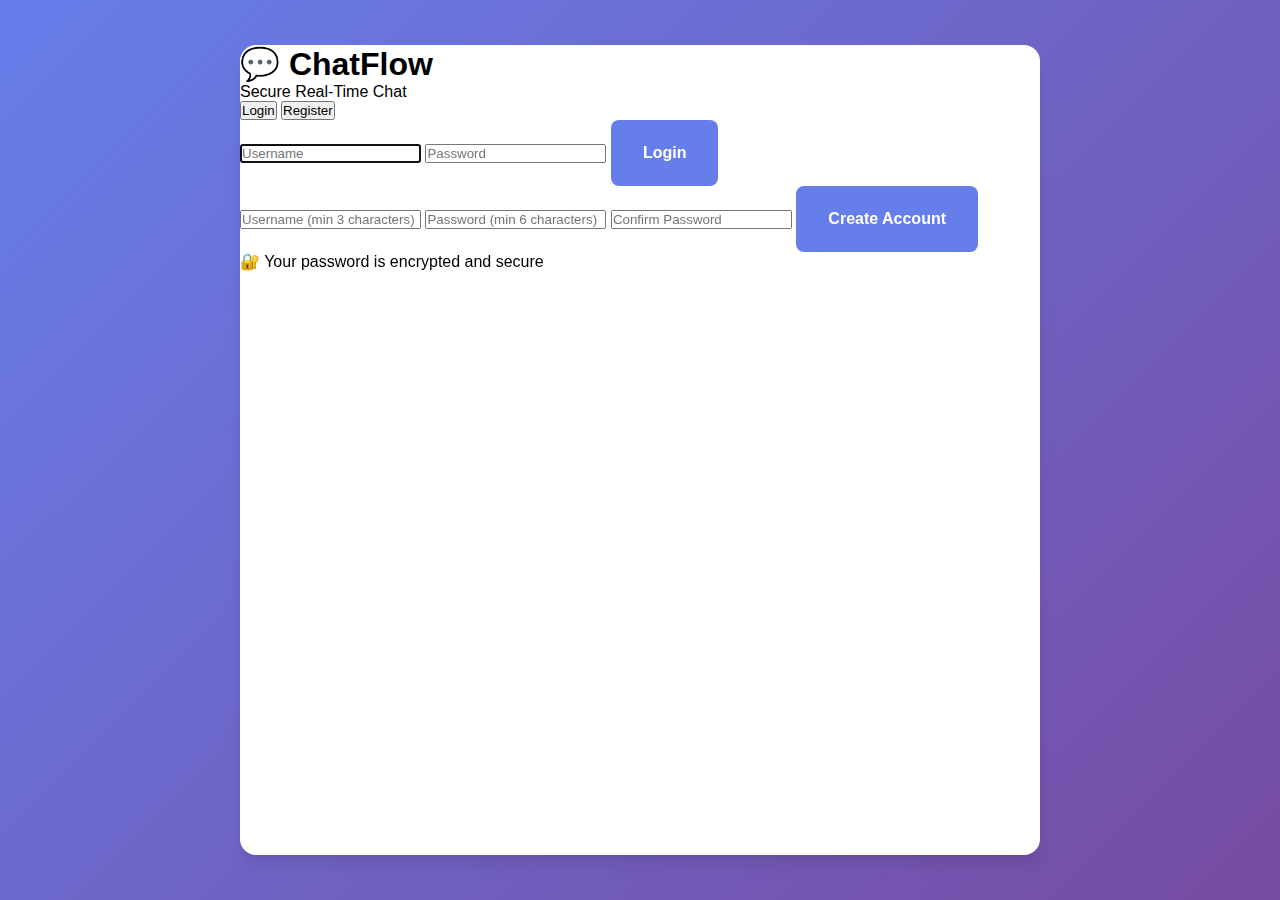
<file: month-1week-1/ChatFlow/frontend/index.html>
<!DOCTYPE html>
<html lang="en">
<head>
    <meta charset="UTF-8">
    <meta name="viewport" content="width=device-width, initial-scale=1.0">
    <title>ChatFlow - Real-Time Chat with Authentication</title>
    <link rel="stylesheet" href="css/style.css">
</head>
<body>
    <!-- Login/Register Screen -->
    <div id="authScreen" class="screen active">
        <div class="auth-container">
            <h1>💬 ChatFlow</h1>
            <p class="auth-subtitle">Secure Real-Time Chat</p>

            <!-- Tab Switcher -->
            <div class="auth-tabs">
                <button id="loginTab" class="auth-tab active" onclick="switchAuthTab('login')">
                    Login
                </button>
                <button id="registerTab" class="auth-tab" onclick="switchAuthTab('register')">
                    Register
                </button>
            </div>

            <!-- Login Form -->
            <div id="loginForm" class="auth-form active">
                <input 
                    type="text" 
                    id="loginUsername" 
                    class="auth-input"
                    placeholder="Username"
                    autocomplete="off"
                >
                <input 
                    type="password" 
                    id="loginPassword" 
                    class="auth-input"
                    placeholder="Password"
                >
                <button id="loginButton" class="btn-primary" onclick="handleLogin()">
                    Login
                </button>
                <p id="loginError" class="auth-error"></p>
            </div>

            <!-- Register Form -->
            <div id="registerForm" class="auth-form">
                <input 
                    type="text" 
                    id="registerUsername" 
                    class="auth-input"
                    placeholder="Username (min 3 characters)"
                    autocomplete="off"
                >
                <input 
                    type="password" 
                    id="registerPassword" 
                    class="auth-input"
                    placeholder="Password (min 6 characters)"
                >
                <input 
                    type="password" 
                    id="registerConfirmPassword" 
                    class="auth-input"
                    placeholder="Confirm Password"
                >
                <button id="registerButton" class="btn-primary" onclick="handleRegister()">
                    Create Account
                </button>
                <p id="registerError" class="auth-error"></p>
            </div>

            <p class="auth-info">
                🔐 Your password is encrypted and secure
            </p>
        </div>
    </div>

    <!-- Chat Screen -->
    <div id="chatScreen" class="screen">
        <!-- Chat Header -->
        <div class="chat-header">
            <div class="header-left">
                <h2>💬 ChatFlow</h2>
                <span class="user-count" id="userCount">0 users online</span>
            </div>
            <div class="header-right">
                <div class="user-info">
                    <div class="user-avatar" id="currentUserAvatar"></div>
                    <span id="currentUsername">Guest</span>
                </div>
                <button class="btn-logout" onclick="handleLogout()">
                    Logout
                </button>
            </div>
        </div>

        <div class="chat-body">
            <!-- Online Users Sidebar -->
            <div class="sidebar">
                <h3>👥 Online Now</h3>
                <div id="onlineUsersList" class="online-users">
                    <!-- Dynamic user list -->
                </div>
            </div>

            <!-- Messages Container -->
            <div class="messages-section">
                <div id="messagesContainer" class="messages-container">
                    <!-- Messages will be dynamically inserted here -->
                </div>

                <!-- Message Input with Emoji Button -->
                <div class="message-input-container">
                    <button id="emojiButton" class="btn-emoji" onclick="toggleEmojiPicker()">
                        😊
                    </button>
                    <input 
                        type="text" 
                        id="messageInput" 
                        placeholder="Type a message..."
                        autocomplete="off"
                    >
                    <button id="sendButton" class="btn-send" onclick="handleSendMessage()">
                        Send
                    </button>
                </div>

                <!-- Emoji Picker Popup -->
                <div id="emojiPicker" class="emoji-picker hidden">
                    <div class="emoji-header">
                        <span class="emoji-title">Choose an emoji</span>
                        <button class="emoji-close" onclick="toggleEmojiPicker()">✕</button>
                    </div>
                    <div class="emoji-categories">
                        <button class="emoji-category active" onclick="showEmojiCategory('smileys')">😊</button>
                        <button class="emoji-category" onclick="showEmojiCategory('gestures')">👍</button>
                        <button class="emoji-category" onclick="showEmojiCategory('hearts')">❤️</button>
                        <button class="emoji-category" onclick="showEmojiCategory('objects')">🎉</button>
                    </div>
                    <div id="emojiGrid" class="emoji-grid">
                        <!-- Emojis will be dynamically inserted here -->
                    </div>
                </div>
            </div>
        </div>
    </div>

    <!-- Notification Toast -->
    <div id="notificationToast" class="notification-toast hidden">
        <span id="notificationText"></span>
    </div>

    <!-- Socket.IO Client Library -->
    <script src="https://cdn.socket.io/4.5.4/socket.io.min.js"></script>
    
    <!-- Our Chat Application -->
    <script src="js/app.js"></script>
</body>
</html>
</file>
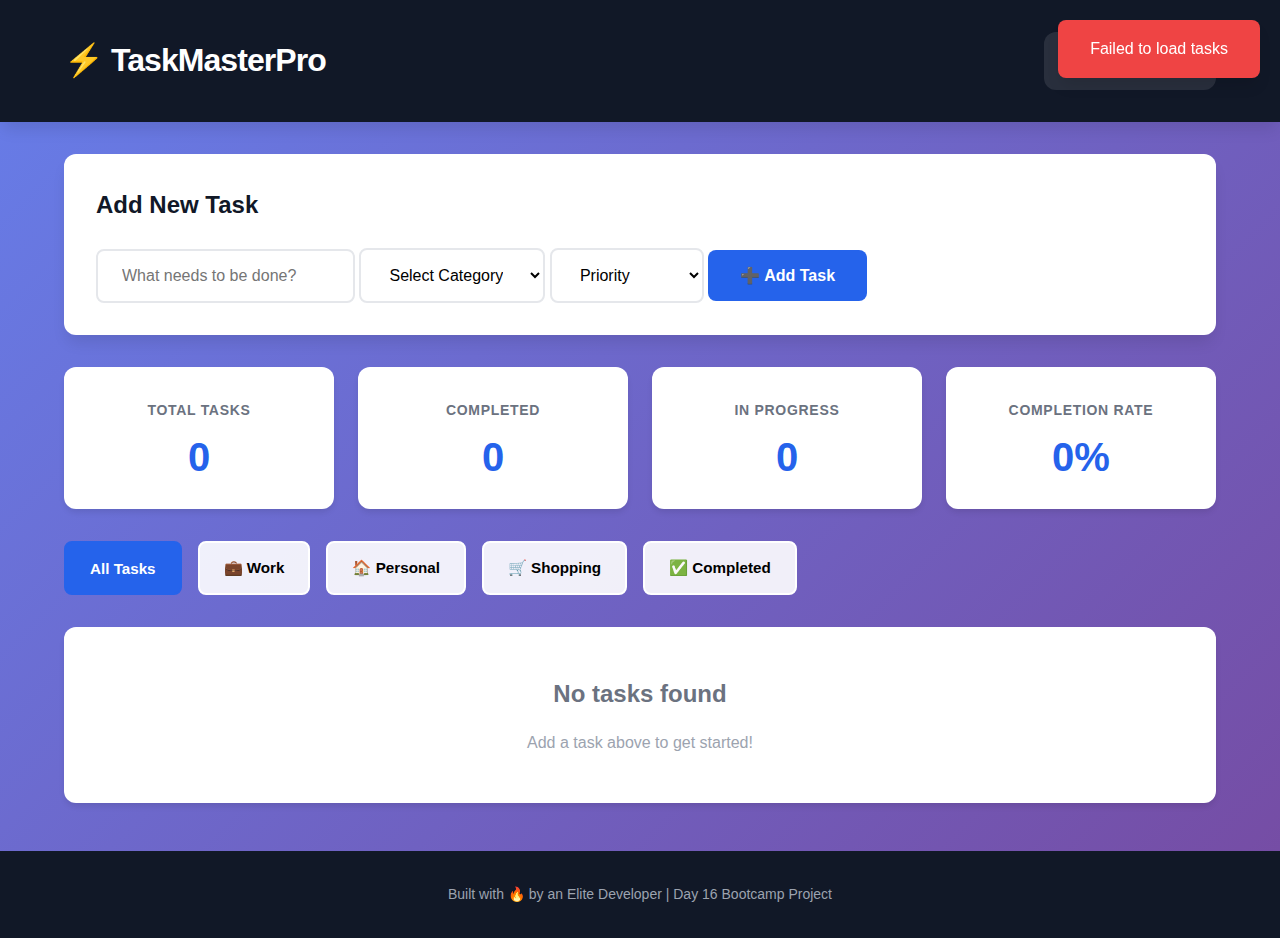
<file: month-1week-1/TaskMasterPro/Frontend/index.html>
<!DOCTYPE html>
<html lang="en">
<head>
    <meta charset="UTF-8">
    <meta name="viewport" content="width=device-width, initial-scale=1.0">
    <title>TaskMasterPro - Elite Task Management</title>
    <link rel="stylesheet" href="CSS/style.css">
</head>
<body>
    <!-- Header with weather integration -->
    <header class="app-header">
        <div class="container">
            <h1>⚡ TaskMasterPro</h1>
            <div class="weather-widget" id="weatherWidget">
                <span class="weather-temp">Loading weather...</span>
            </div>
        </div>
    </header>

    <!-- Main app container -->
    <main class="container">
        <!-- Task input section -->
        <section class="task-input">
            <h2>Add New Task</h2>
            <form id="taskForm">
                <input 
                    type="text" 
                    id="taskTitle" 
                    placeholder="What needs to be done?" 
                    required
                    autocomplete="off"
                >
                
                <select id="taskCategory" required>
                    <option value="">Select Category</option>
                    <option value="work">💼 Work</option>
                    <option value="personal">🏠 Personal</option>
                    <option value="shopping">🛒 Shopping</option>
                </select>
                
                <select id="taskPriority" required>
                    <option value="">Priority</option>
                    <option value="high">🔴 High</option>
                    <option value="medium">🟡 Medium</option>
                    <option value="low">🟢 Low</option>
                </select>
                
                <button type="submit" class="btn-primary">
                    ➕ Add Task
                </button>
            </form>
        </section>

        <!-- Statistics dashboard -->
        <section class="stats-grid" id="statsGrid">
            <div class="stat-card">
                <h3>Total Tasks</h3>
                <p class="stat-number" id="totalTasks">0</p>
            </div>
            <div class="stat-card">
                <h3>Completed</h3>
                <p class="stat-number" id="completedTasks">0</p>
            </div>
            <div class="stat-card">
                <h3>In Progress</h3>
                <p class="stat-number" id="activeTasks">0</p>
            </div>
            <div class="stat-card">
                <h3>Completion Rate</h3>
                <p class="stat-number" id="completionRate">0%</p>
            </div>
        </section>

        <!-- Task filters -->
        <section class="task-filters">
            <button class="filter-btn active" data-filter="all">
                All Tasks
            </button>
            <button class="filter-btn" data-filter="work">
                💼 Work
            </button>
            <button class="filter-btn" data-filter="personal">
                🏠 Personal
            </button>
            <button class="filter-btn" data-filter="shopping">
                🛒 Shopping
            </button>
            <button class="filter-btn" data-filter="completed">
                ✅ Completed
            </button>
        </section>

        <!-- Task list -->
        <section class="task-list" id="taskList">
            <!-- Tasks will be dynamically inserted here -->
        </section>
    </main>

    <!-- Footer -->
    <footer class="app-footer">
        <p>Built with 🔥 by an Elite Developer | Day 16 Bootcamp Project</p>
    </footer>

    <script src="JS/app.js"></script>
</body>
</html>
</file>
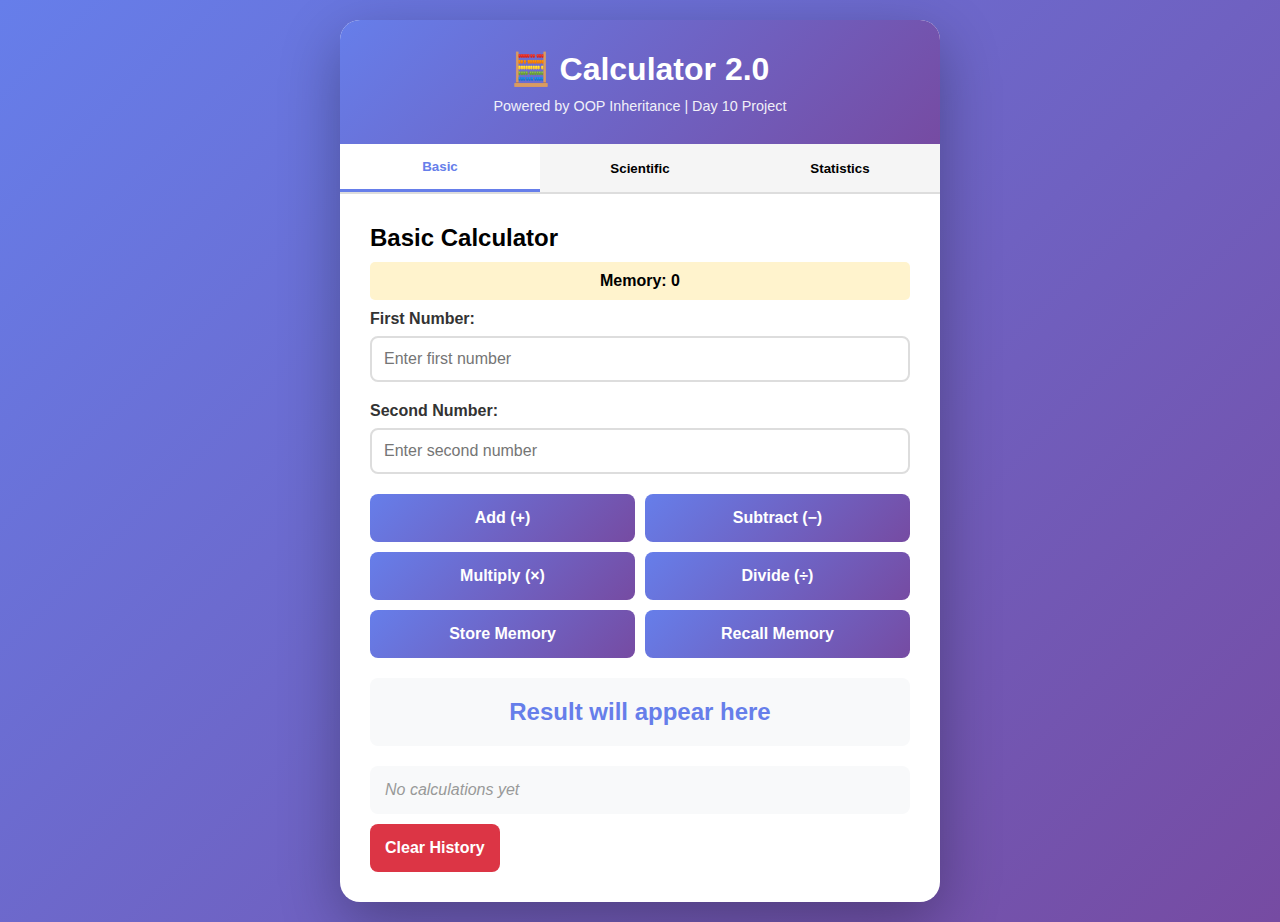
<file: month-1week-1/Day10_Calculator2.0_web.html>
<!DOCTYPE html>
<html lang="en">
<head>
    <meta charset="UTF-8">
    <meta name="viewport" content="width=device-width, initial-scale=1.0">
    <title>Calculator 2.0 - OOP Web Version</title>
    <style>
        * {
            margin: 0;
            padding: 0;
            box-sizing: border-box;
        }

        body {
            font-family: 'Segoe UI', Tahoma, Geneva, Verdana, sans-serif;
            background: linear-gradient(135deg, #667eea 0%, #764ba2 100%);
            min-height: 100vh;
            display: flex;
            justify-content: center;
            align-items: center;
            padding: 20px;
        }

        .container {
            background: white;
            border-radius: 20px;
            box-shadow: 0 20px 60px rgba(0,0,0,0.3);
            max-width: 600px;
            width: 100%;
            overflow: hidden;
        }

        .header {
            background: linear-gradient(135deg, #667eea 0%, #764ba2 100%);
            color: white;
            padding: 30px;
            text-align: center;
        }

        .header h1 {
            font-size: 2em;
            margin-bottom: 10px;
        }

        .header p {
            opacity: 0.9;
            font-size: 0.9em;
        }

        .tabs {
            display: flex;
            background: #f5f5f5;
            border-bottom: 2px solid #ddd;
        }

        .tab {
            flex: 1;
            padding: 15px;
            text-align: center;
            cursor: pointer;
            transition: all 0.3s;
            font-weight: 600;
            border: none;
            background: #f5f5f5;
        }

        .tab:hover {
            background: #e0e0e0;
        }

        .tab.active {
            background: white;
            color: #667eea;
            border-bottom: 3px solid #667eea;
        }

        .calculator-content {
            padding: 30px;
        }

        .calc-section {
            display: none;
        }

        .calc-section.active {
            display: block;
        }

        .input-group {
            margin-bottom: 20px;
        }

        .input-group label {
            display: block;
            margin-bottom: 8px;
            font-weight: 600;
            color: #333;
        }

        .input-group input {
            width: 100%;
            padding: 12px;
            border: 2px solid #ddd;
            border-radius: 8px;
            font-size: 16px;
            transition: border-color 0.3s;
        }

        .input-group input:focus {
            outline: none;
            border-color: #667eea;
        }

        .button-grid {
            display: grid;
            grid-template-columns: repeat(2, 1fr);
            gap: 10px;
            margin: 20px 0;
        }

        .btn {
            padding: 15px;
            border: none;
            border-radius: 8px;
            font-size: 16px;
            font-weight: 600;
            cursor: pointer;
            transition: all 0.3s;
            background: linear-gradient(135deg, #667eea 0%, #764ba2 100%);
            color: white;
        }

        .btn:hover {
            transform: translateY(-2px);
            box-shadow: 0 5px 15px rgba(102, 126, 234, 0.4);
        }

        .btn:active {
            transform: translateY(0);
        }

        .result {
            background: #f8f9fa;
            padding: 20px;
            border-radius: 8px;
            margin: 20px 0;
            font-size: 1.5em;
            font-weight: 700;
            color: #667eea;
            text-align: center;
            min-height: 60px;
            display: flex;
            align-items: center;
            justify-content: center;
        }

        .history {
            background: #f8f9fa;
            padding: 15px;
            border-radius: 8px;
            max-height: 200px;
            overflow-y: auto;
            margin-top: 20px;
        }

        .history h3 {
            margin-bottom: 10px;
            color: #333;
        }

        .history-item {
            padding: 8px;
            background: white;
            margin-bottom: 5px;
            border-radius: 5px;
            font-family: 'Courier New', monospace;
        }

        .history:empty::after {
            content: 'No calculations yet';
            color: #999;
            font-style: italic;
        }

        .stats-input {
            width: 100%;
            padding: 12px;
            border: 2px solid #ddd;
            border-radius: 8px;
            font-size: 16px;
            margin-bottom: 15px;
        }

        .memory-display {
            background: #fff3cd;
            padding: 10px;
            border-radius: 5px;
            margin: 10px 0;
            text-align: center;
            font-weight: 600;
        }

        .clear-btn {
            background: #dc3545;
            margin-top: 10px;
        }

        .clear-btn:hover {
            background: #c82333;
            box-shadow: 0 5px 15px rgba(220, 53, 69, 0.4);
        }
    </style>
</head>
<body>
    <div class="container">
        <div class="header">
            <h1>🧮 Calculator 2.0</h1>
            <p>Powered by OOP Inheritance | Day 10 Project</p>
        </div>

        <div class="tabs">
            <button class="tab active" onclick="switchTab('basic')">Basic</button>
            <button class="tab" onclick="switchTab('scientific')">Scientific</button>
            <button class="tab" onclick="switchTab('statistics')">Statistics</button>
        </div>

        <div class="calculator-content">
            <!-- Basic Calculator -->
            <div id="basic" class="calc-section active">
                <h2>Basic Calculator</h2>
                <div class="memory-display" id="memoryDisplay">Memory: 0</div>
                
                <div class="input-group">
                    <label>First Number:</label>
                    <input type="number" id="basicNum1" placeholder="Enter first number">
                </div>
                <div class="input-group">
                    <label>Second Number:</label>
                    <input type="number" id="basicNum2" placeholder="Enter second number">
                </div>

                <div class="button-grid">
                    <button class="btn" onclick="basicOperation('add')">Add (+)</button>
                    <button class="btn" onclick="basicOperation('subtract')">Subtract (−)</button>
                    <button class="btn" onclick="basicOperation('multiply')">Multiply (×)</button>
                    <button class="btn" onclick="basicOperation('divide')">Divide (÷)</button>
                    <button class="btn" onclick="storeMemory()">Store Memory</button>
                    <button class="btn" onclick="recallMemory()">Recall Memory</button>
                </div>

                <div class="result" id="basicResult">Result will appear here</div>

                <div class="history" id="basicHistory"></div>
                <button class="btn clear-btn" onclick="clearHistory('basic')">Clear History</button>
            </div>

            <!-- Scientific Calculator -->
            <div id="scientific" class="calc-section">
                <h2>Scientific Calculator</h2>
                
                <div class="input-group">
                    <label>Number / Base:</label>
                    <input type="number" id="sciNum1" placeholder="Enter number">
                </div>
                <div class="input-group">
                    <label>Second Number / Exponent (if needed):</label>
                    <input type="number" id="sciNum2" placeholder="Enter second number">
                </div>

                <div class="button-grid">
                    <button class="btn" onclick="sciOperation('power')">Power (x^y)</button>
                    <button class="btn" onclick="sciOperation('sqrt')">Square Root (√)</button>
                    <button class="btn" onclick="sciOperation('sin')">Sine</button>
                    <button class="btn" onclick="sciOperation('cos')">Cosine</button>
                    <button class="btn" onclick="sciOperation('tan')">Tangent</button>
                    <button class="btn" onclick="sciOperation('log')">Log (base 10)</button>
                </div>

                <div class="result" id="sciResult">Result will appear here</div>

                <div class="history" id="sciHistory"></div>
                <button class="btn clear-btn" onclick="clearHistory('scientific')">Clear History</button>
            </div>

            <!-- Statistics Calculator -->
            <div id="statistics" class="calc-section">
                <h2>Statistics Calculator</h2>
                
                <div class="input-group">
                    <label>Enter Numbers (separated by spaces or commas):</label>
                    <input type="text" id="statsInput" class="stats-input" 
                           placeholder="Example: 10 20 30 40 50">
                </div>

                <div class="button-grid">
                    <button class="btn" onclick="statsOperation('mean')">Mean (Average)</button>
                    <button class="btn" onclick="statsOperation('median')">Median</button>
                    <button class="btn" onclick="statsOperation('mode')">Mode</button>
                    <button class="btn" onclick="statsOperation('range')">Range</button>
                    <button class="btn" onclick="statsOperation('stddev')">Std Deviation</button>
                    <button class="btn" onclick="statsOperation('sum')">Sum</button>
                </div>

                <div class="result" id="statsResult">Result will appear here</div>

                <div class="history" id="statsHistory"></div>
                <button class="btn clear-btn" onclick="clearHistory('statistics')">Clear History</button>
            </div>
        </div>
    </div>

    <script>
        // Calculator Classes (OOP Structure from Python)
        class Calculator {
            constructor(name = "Basic Calculator") {
                this.name = name;
                this.history = [];
                this.memory = 0;
            }

            add(a, b) {
                const result = a + b;
                this.recordOperation(`${a} + ${b} = ${result}`);
                return result;
            }

            subtract(a, b) {
                const result = a - b;
                this.recordOperation(`${a} − ${b} = ${result}`);
                return result;
            }

            multiply(a, b) {
                const result = a * b;
                this.recordOperation(`${a} × ${b} = ${result}`);
                return result;
            }

            divide(a, b) {
                if (b === 0) return "Error: Division by zero";
                const result = a / b;
                this.recordOperation(`${a} ÷ ${b} = ${result.toFixed(4)}`);
                return result;
            }

            recordOperation(operation) {
                this.history.push(operation);
            }

            clearHistory() {
                this.history = [];
            }

            storeMemory(value) {
                this.memory = value;
            }

            recallMemory() {
                return this.memory;
            }
        }

        class ScientificCalculator extends Calculator {
            constructor() {
                super("Scientific Calculator");
            }

            power(base, exponent) {
                const result = Math.pow(base, exponent);
                this.recordOperation(`${base}^${exponent} = ${result}`);
                return result;
            }

            squareRoot(number) {
                if (number < 0) return "Error: Cannot take square root of negative";
                const result = Math.sqrt(number);
                this.recordOperation(`√${number} = ${result.toFixed(4)}`);
                return result;
            }

            sine(angle) {
                const result = Math.sin(angle * Math.PI / 180);
                this.recordOperation(`sin(${angle}°) = ${result.toFixed(4)}`);
                return result;
            }

            cosine(angle) {
                const result = Math.cos(angle * Math.PI / 180);
                this.recordOperation(`cos(${angle}°) = ${result.toFixed(4)}`);
                return result;
            }

            tangent(angle) {
                const result = Math.tan(angle * Math.PI / 180);
                this.recordOperation(`tan(${angle}°) = ${result.toFixed(4)}`);
                return result;
            }

            logarithm(number) {
                if (number <= 0) return "Error: Cannot take log of non-positive";
                const result = Math.log10(number);
                this.recordOperation(`log₁₀(${number}) = ${result.toFixed(4)}`);
                return result;
            }
        }

        class StatisticsCalculator extends Calculator {
            constructor() {
                super("Statistics Calculator");
            }

            mean(numbers) {
                const result = numbers.reduce((a, b) => a + b, 0) / numbers.length;
                this.recordOperation(`Mean of [${numbers}] = ${result.toFixed(2)}`);
                return result;
            }

            median(numbers) {
                const sorted = [...numbers].sort((a, b) => a - b);
                const mid = Math.floor(sorted.length / 2);
                const result = sorted.length % 2 === 0 
                    ? (sorted[mid - 1] + sorted[mid]) / 2 
                    : sorted[mid];
                this.recordOperation(`Median of [${numbers}] = ${result}`);
                return result;
            }

            mode(numbers) {
                const freq = {};
                numbers.forEach(n => freq[n] = (freq[n] || 0) + 1);
                const maxFreq = Math.max(...Object.values(freq));
                const modes = Object.keys(freq).filter(k => freq[k] === maxFreq);
                this.recordOperation(`Mode of [${numbers}] = [${modes}]`);
                return modes;
            }

            range(numbers) {
                const result = Math.max(...numbers) - Math.min(...numbers);
                this.recordOperation(`Range of [${numbers}] = ${result}`);
                return result;
            }

            standardDeviation(numbers) {
                const mean = numbers.reduce((a, b) => a + b, 0) / numbers.length;
                const variance = numbers.reduce((sum, num) => sum + Math.pow(num - mean, 2), 0) / numbers.length;
                const result = Math.sqrt(variance);
                this.recordOperation(`Std Dev of [${numbers}] = ${result.toFixed(2)}`);
                return result;
            }

            sum(numbers) {
                const result = numbers.reduce((a, b) => a + b, 0);
                this.recordOperation(`Sum of [${numbers}] = ${result}`);
                return result;
            }
        }

        // Initialize calculators
        const basicCalc = new Calculator();
        const sciCalc = new ScientificCalculator();
        const statsCalc = new StatisticsCalculator();

        // Tab switching
        function switchTab(tabName) {
            document.querySelectorAll('.tab').forEach(t => t.classList.remove('active'));
            document.querySelectorAll('.calc-section').forEach(s => s.classList.remove('active'));
            
            event.target.classList.add('active');
            document.getElementById(tabName).classList.add('active');
        }

        // Basic Calculator Operations
        function basicOperation(operation) {
            const num1 = parseFloat(document.getElementById('basicNum1').value);
            const num2 = parseFloat(document.getElementById('basicNum2').value);
            
            if (isNaN(num1) || isNaN(num2)) {
                document.getElementById('basicResult').textContent = 'Please enter valid numbers';
                return;
            }

            let result;
            switch(operation) {
                case 'add': result = basicCalc.add(num1, num2); break;
                case 'subtract': result = basicCalc.subtract(num1, num2); break;
                case 'multiply': result = basicCalc.multiply(num1, num2); break;
                case 'divide': result = basicCalc.divide(num1, num2); break;
            }

            document.getElementById('basicResult').textContent = typeof result === 'number' ? result.toFixed(4) : result;
            updateHistory('basic', basicCalc.history);
        }

        function storeMemory() {
            const num = parseFloat(document.getElementById('basicNum1').value);
            if (!isNaN(num)) {
                basicCalc.storeMemory(num);
                document.getElementById('memoryDisplay').textContent = `Memory: ${num}`;
            }
        }

        function recallMemory() {
            const mem = basicCalc.recallMemory();
            document.getElementById('basicNum1').value = mem;
            document.getElementById('basicResult').textContent = `Recalled: ${mem}`;
        }

        // Scientific Calculator Operations
        function sciOperation(operation) {
            const num1 = parseFloat(document.getElementById('sciNum1').value);
            const num2 = parseFloat(document.getElementById('sciNum2').value);
            
            if (isNaN(num1)) {
                document.getElementById('sciResult').textContent = 'Please enter a valid number';
                return;
            }

            let result;
            switch(operation) {
                case 'power': 
                    if (isNaN(num2)) {
                        document.getElementById('sciResult').textContent = 'Please enter exponent';
                        return;
                    }
                    result = sciCalc.power(num1, num2); 
                    break;
                case 'sqrt': result = sciCalc.squareRoot(num1); break;
                case 'sin': result = sciCalc.sine(num1); break;
                case 'cos': result = sciCalc.cosine(num1); break;
                case 'tan': result = sciCalc.tangent(num1); break;
                case 'log': result = sciCalc.logarithm(num1); break;
            }

            document.getElementById('sciResult').textContent = typeof result === 'number' ? result.toFixed(4) : result;
            updateHistory('scientific', sciCalc.history);
        }

        // Statistics Calculator Operations
        function statsOperation(operation) {
            const input = document.getElementById('statsInput').value;
            const numbers = input.split(/[\s,]+/).map(n => parseFloat(n)).filter(n => !isNaN(n));
            
            if (numbers.length === 0) {
                document.getElementById('statsResult').textContent = 'Please enter valid numbers';
                return;
            }

            let result;
            switch(operation) {
                case 'mean': result = statsCalc.mean(numbers); break;
                case 'median': result = statsCalc.median(numbers); break;
                case 'mode': result = statsCalc.mode(numbers); break;
                case 'range': result = statsCalc.range(numbers); break;
                case 'stddev': result = statsCalc.standardDeviation(numbers); break;
                case 'sum': result = statsCalc.sum(numbers); break;
            }

            document.getElementById('statsResult').textContent = Array.isArray(result) ? result.join(', ') : result.toFixed(4);
            updateHistory('statistics', statsCalc.history);
        }

        // Update history display
        function updateHistory(calc, history) {
            const historyDiv = document.getElementById(`${calc}History`);
            historyDiv.innerHTML = '<h3>History:</h3>';
            history.slice(-5).reverse().forEach(item => {
                const div = document.createElement('div');
                div.className = 'history-item';
                div.textContent = item;
                historyDiv.appendChild(div);
            });
        }

        // Clear history
        function clearHistory(calc) {
            if (calc === 'basic') basicCalc.clearHistory();
            else if (calc === 'scientific') sciCalc.clearHistory();
            else if (calc === 'statistics') statsCalc.clearHistory();
            
            document.getElementById(`${calc}History`).innerHTML = '';
        }
    </script>
</body>
</html>
</file>
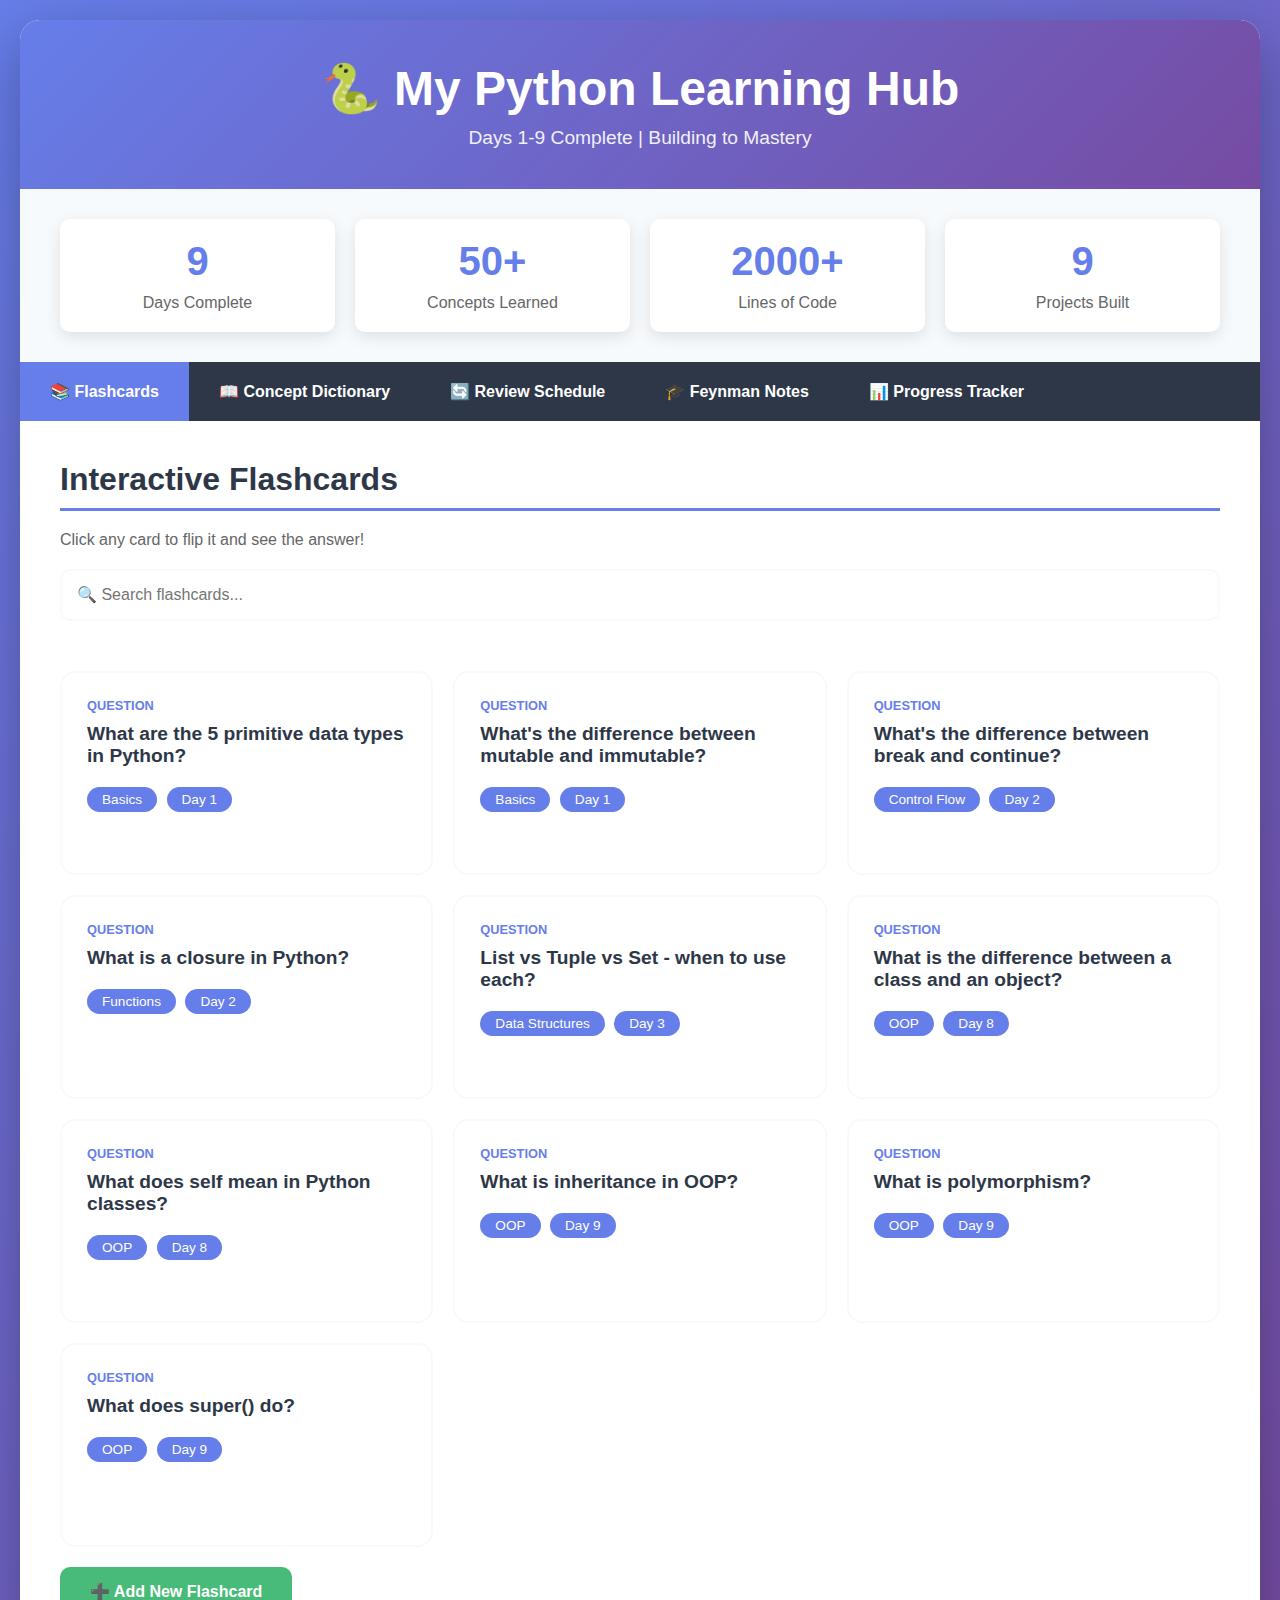
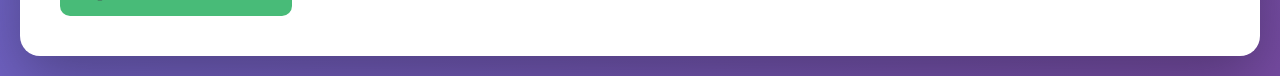
<file: month-1week-1/python_learning_hub.html>
<!DOCTYPE html>
<html lang="en">
<head>
    <meta charset="UTF-8">
    <meta name="viewport" content="width=device-width, initial-scale=1.0">
    <title>My Python Learning Hub - Days 1-9 & Beyond</title>
    <style>
        * {
            margin: 0;
            padding: 0;
            box-sizing: border-box;
        }

        :root {
            --primary: #667eea;
            --secondary: #764ba2;
            --success: #48bb78;
            --warning: #ed8936;
            --danger: #f56565;
            --dark: #2d3748;
            --light: #f7fafc;
        }

        body {
            font-family: 'Segoe UI', Tahoma, Geneva, Verdana, sans-serif;
            background: linear-gradient(135deg, var(--primary) 0%, var(--secondary) 100%);
            min-height: 100vh;
            padding: 20px;
        }

        .container {
            max-width: 1400px;
            margin: 0 auto;
            background: white;
            border-radius: 20px;
            box-shadow: 0 20px 60px rgba(0,0,0,0.3);
            overflow: hidden;
        }

        .header {
            background: linear-gradient(135deg, var(--primary) 0%, var(--secondary) 100%);
            color: white;
            padding: 40px;
            text-align: center;
        }

        .header h1 {
            font-size: 3em;
            margin-bottom: 10px;
        }

        .header p {
            font-size: 1.2em;
            opacity: 0.9;
        }

        .stats {
            display: grid;
            grid-template-columns: repeat(auto-fit, minmax(200px, 1fr));
            gap: 20px;
            padding: 30px 40px;
            background: var(--light);
        }

        .stat-card {
            background: white;
            padding: 20px;
            border-radius: 10px;
            text-align: center;
            box-shadow: 0 5px 15px rgba(0,0,0,0.1);
        }

        .stat-number {
            font-size: 2.5em;
            font-weight: bold;
            color: var(--primary);
        }

        .stat-label {
            color: #666;
            margin-top: 10px;
        }

        .nav-tabs {
            display: flex;
            background: var(--dark);
            overflow-x: auto;
        }

        .nav-tab {
            padding: 20px 30px;
            color: white;
            cursor: pointer;
            border: none;
            background: transparent;
            font-size: 1em;
            font-weight: 600;
            transition: background 0.3s;
            white-space: nowrap;
        }

        .nav-tab:hover {
            background: rgba(255,255,255,0.1);
        }

        .nav-tab.active {
            background: var(--primary);
        }

        .content {
            padding: 40px;
        }

        .tab-content {
            display: none;
        }

        .tab-content.active {
            display: block;
            animation: fadeIn 0.3s;
        }

        @keyframes fadeIn {
            from { opacity: 0; transform: translateY(20px); }
            to { opacity: 1; transform: translateY(0); }
        }

        .section-title {
            font-size: 2em;
            color: var(--dark);
            margin-bottom: 20px;
            padding-bottom: 10px;
            border-bottom: 3px solid var(--primary);
        }

        .flashcard-container {
            display: grid;
            grid-template-columns: repeat(auto-fill, minmax(350px, 1fr));
            gap: 20px;
            margin-top: 30px;
        }

        .flashcard {
            background: white;
            border: 2px solid var(--light);
            border-radius: 15px;
            padding: 25px;
            cursor: pointer;
            transition: all 0.3s;
            min-height: 200px;
            position: relative;
        }

        .flashcard:hover {
            transform: translateY(-5px);
            box-shadow: 0 10px 30px rgba(102, 126, 234, 0.2);
            border-color: var(--primary);
        }

        .flashcard.flipped .card-front {
            display: none;
        }

        .flashcard.flipped .card-back {
            display: block;
        }

        .card-front, .card-back {
            min-height: 150px;
        }

        .card-back {
            display: none;
        }

        .card-label {
            font-size: 0.8em;
            color: var(--primary);
            font-weight: 600;
            margin-bottom: 10px;
        }

        .card-question {
            font-size: 1.2em;
            font-weight: 600;
            color: var(--dark);
            margin-bottom: 15px;
        }

        .card-answer {
            color: #555;
            line-height: 1.6;
        }

        .code-example {
            background: #2d3748;
            color: #fff;
            padding: 15px;
            border-radius: 8px;
            margin: 15px 0;
            font-family: 'Courier New', monospace;
            overflow-x: auto;
        }

        .concept-card {
            background: var(--light);
            border-left: 5px solid var(--primary);
            padding: 25px;
            margin-bottom: 20px;
            border-radius: 8px;
        }

        .concept-title {
            font-size: 1.5em;
            color: var(--dark);
            margin-bottom: 15px;
        }

        .concept-meta {
            display: grid;
            grid-template-columns: repeat(auto-fit, minmax(200px, 1fr));
            gap: 15px;
            margin-top: 15px;
        }

        .meta-item {
            background: white;
            padding: 15px;
            border-radius: 8px;
        }

        .meta-label {
            font-weight: 600;
            color: var(--primary);
            margin-bottom: 5px;
        }

        .review-schedule {
            background: white;
            border-radius: 10px;
            padding: 20px;
            margin-bottom: 20px;
        }

        .review-item {
            display: flex;
            justify-content: space-between;
            align-items: center;
            padding: 15px;
            border-bottom: 1px solid var(--light);
        }

        .review-item:last-child {
            border-bottom: none;
        }

        .review-date {
            font-weight: 600;
            color: var(--dark);
        }

        .review-status {
            padding: 5px 15px;
            border-radius: 20px;
            font-size: 0.9em;
            font-weight: 600;
        }

        .review-status.pending {
            background: var(--warning);
            color: white;
        }

        .review-status.complete {
            background: var(--success);
            color: white;
        }

        .add-button {
            background: var(--success);
            color: white;
            border: none;
            padding: 15px 30px;
            border-radius: 10px;
            font-size: 1em;
            font-weight: 600;
            cursor: pointer;
            margin-top: 20px;
            transition: all 0.3s;
        }

        .add-button:hover {
            transform: scale(1.05);
            box-shadow: 0 5px 15px rgba(72, 187, 120, 0.3);
        }

        .progress-bar {
            background: var(--light);
            height: 30px;
            border-radius: 15px;
            overflow: hidden;
            margin: 20px 0;
        }

        .progress-fill {
            height: 100%;
            background: linear-gradient(90deg, var(--success) 0%, var(--primary) 100%);
            transition: width 0.3s;
            display: flex;
            align-items: center;
            justify-content: center;
            color: white;
            font-weight: 600;
        }

        .tip-box {
            background: #fff3cd;
            border-left: 5px solid var(--warning);
            padding: 20px;
            border-radius: 8px;
            margin: 20px 0;
        }

        .tip-icon {
            font-size: 1.5em;
            margin-right: 10px;
        }

        .search-box {
            width: 100%;
            padding: 15px;
            border: 2px solid var(--light);
            border-radius: 10px;
            font-size: 1em;
            margin-bottom: 20px;
        }

        .search-box:focus {
            outline: none;
            border-color: var(--primary);
        }

        .tag {
            display: inline-block;
            background: var(--primary);
            color: white;
            padding: 5px 15px;
            border-radius: 20px;
            font-size: 0.85em;
            margin: 5px 5px 5px 0;
        }

        @media (max-width: 768px) {
            .header h1 {
                font-size: 2em;
            }
            
            .flashcard-container {
                grid-template-columns: 1fr;
            }
            
            .nav-tab {
                padding: 15px 20px;
                font-size: 0.9em;
            }
        }
    </style>
</head>
<body>
    <div class="container">
        <!-- Header -->
        <div class="header">
            <h1>🐍 My Python Learning Hub</h1>
            <p>Days 1-9 Complete | Building to Mastery</p>
        </div>

        <!-- Stats Dashboard -->
        <div class="stats">
            <div class="stat-card">
                <div class="stat-number">9</div>
                <div class="stat-label">Days Complete</div>
            </div>
            <div class="stat-card">
                <div class="stat-number">50+</div>
                <div class="stat-label">Concepts Learned</div>
            </div>
            <div class="stat-card">
                <div class="stat-number">2000+</div>
                <div class="stat-label">Lines of Code</div>
            </div>
            <div class="stat-card">
                <div class="stat-number">9</div>
                <div class="stat-label">Projects Built</div>
            </div>
        </div>

        <!-- Navigation Tabs -->
        <div class="nav-tabs">
            <button class="nav-tab active" onclick="showTab('flashcards')">📚 Flashcards</button>
            <button class="nav-tab" onclick="showTab('concepts')">📖 Concept Dictionary</button>
            <button class="nav-tab" onclick="showTab('review')">🔄 Review Schedule</button>
            <button class="nav-tab" onclick="showTab('feynman')">🎓 Feynman Notes</button>
            <button class="nav-tab" onclick="showTab('progress')">📊 Progress Tracker</button>
        </div>

        <!-- Content Area -->
        <div class="content">
            <!-- FLASHCARDS TAB -->
            <div id="flashcards" class="tab-content active">
                <h2 class="section-title">Interactive Flashcards</h2>
                <p style="color: #666; margin-bottom: 20px;">Click any card to flip it and see the answer!</p>
                
                <input type="text" class="search-box" placeholder="🔍 Search flashcards..." onkeyup="filterCards(this.value)">

                <div class="flashcard-container" id="flashcardContainer">
                    <!-- Flashcard 1 -->
                    <div class="flashcard" onclick="flipCard(this)" data-category="basics">
                        <div class="card-front">
                            <div class="card-label">QUESTION</div>
                            <div class="card-question">What are the 5 primitive data types in Python?</div>
                            <div class="tag">Basics</div>
                            <div class="tag">Day 1</div>
                        </div>
                        <div class="card-back">
                            <div class="card-label">ANSWER</div>
                            <div class="card-answer">
                                <strong>1. int</strong> - Integers (whole numbers)<br>
                                <strong>2. float</strong> - Decimals (3.14)<br>
                                <strong>3. str</strong> - Strings ("text")<br>
                                <strong>4. bool</strong> - Boolean (True/False)<br>
                                <strong>5. NoneType</strong> - None
                                <div class="code-example">age = 25        # int
price = 19.99   # float
name = "John"   # str
valid = True    # bool
result = None   # NoneType</div>
                            </div>
                        </div>
                    </div>

                    <!-- Flashcard 2 -->
                    <div class="flashcard" onclick="flipCard(this)" data-category="basics">
                        <div class="card-front">
                            <div class="card-label">QUESTION</div>
                            <div class="card-question">What's the difference between mutable and immutable?</div>
                            <div class="tag">Basics</div>
                            <div class="tag">Day 1</div>
                        </div>
                        <div class="card-back">
                            <div class="card-label">ANSWER</div>
                            <div class="card-answer">
                                <strong>MUTABLE:</strong> Can be changed after creation<br>
                                • Lists, dictionaries, sets<br><br>
                                <strong>IMMUTABLE:</strong> Cannot be changed<br>
                                • Strings, tuples, integers, floats
                                <div class="code-example">my_list = [1, 2, 3]
my_list[0] = 99  # ✅ Works

my_string = "hello"
my_string[0] = "H"  # ❌ Error</div>
                            </div>
                        </div>
                    </div>

                    <!-- Flashcard 3 -->
                    <div class="flashcard" onclick="flipCard(this)" data-category="control-flow">
                        <div class="card-front">
                            <div class="card-label">QUESTION</div>
                            <div class="card-question">What's the difference between break and continue?</div>
                            <div class="tag">Control Flow</div>
                            <div class="tag">Day 2</div>
                        </div>
                        <div class="card-back">
                            <div class="card-label">ANSWER</div>
                            <div class="card-answer">
                                <strong>break:</strong> Exit loop entirely<br>
                                <strong>continue:</strong> Skip current iteration
                                <div class="code-example"># break example
for i in range(5):
    if i == 2:
        break
    print(i)  # 0, 1

# continue example
for i in range(5):
    if i == 2:
        continue
    print(i)  # 0, 1, 3, 4</div>
                            </div>
                        </div>
                    </div>

                    <!-- Flashcard 4 -->
                    <div class="flashcard" onclick="flipCard(this)" data-category="functions">
                        <div class="card-front">
                            <div class="card-label">QUESTION</div>
                            <div class="card-question">What is a closure in Python?</div>
                            <div class="tag">Functions</div>
                            <div class="tag">Day 2</div>
                        </div>
                        <div class="card-back">
                            <div class="card-label">ANSWER</div>
                            <div class="card-answer">
                                A function that remembers variables from its enclosing scope.
                                <div class="code-example">def outer(x):
    def inner(y):
        return x + y  # Remembers x
    return inner

add_5 = outer(5)
print(add_5(10))  # 15</div>
                                <strong>Use case:</strong> Creating function factories
                            </div>
                        </div>
                    </div>

                    <!-- Flashcard 5 -->
                    <div class="flashcard" onclick="flipCard(this)" data-category="data-structures">
                        <div class="card-front">
                            <div class="card-label">QUESTION</div>
                            <div class="card-question">List vs Tuple vs Set - when to use each?</div>
                            <div class="tag">Data Structures</div>
                            <div class="tag">Day 3</div>
                        </div>
                        <div class="card-back">
                            <div class="card-label">ANSWER</div>
                            <div class="card-answer">
                                <strong>LIST []:</strong> Ordered, mutable, allows duplicates<br>
                                → Use when you need to modify items<br><br>
                                <strong>TUPLE ():</strong> Ordered, immutable, allows duplicates<br>
                                → Use when data shouldn't change<br><br>
                                <strong>SET {}:</strong> Unordered, mutable, NO duplicates<br>
                                → Use when you need unique items
                            </div>
                        </div>
                    </div>

                    <!-- Flashcard 6 - OOP -->
                    <div class="flashcard" onclick="flipCard(this)" data-category="oop">
                        <div class="card-front">
                            <div class="card-label">QUESTION</div>
                            <div class="card-question">What is the difference between a class and an object?</div>
                            <div class="tag">OOP</div>
                            <div class="tag">Day 8</div>
                        </div>
                        <div class="card-back">
                            <div class="card-label">ANSWER</div>
                            <div class="card-answer">
                                <strong>CLASS:</strong> Blueprint/template<br>
                                <strong>OBJECT:</strong> Instance created from class
                                <div class="code-example">class Dog:  # Blueprint
    def __init__(self, name):
        self.name = name

buddy = Dog("Buddy")  # Object
max = Dog("Max")      # Object</div>
                                Think: Cookie cutter vs actual cookies
                            </div>
                        </div>
                    </div>

                    <!-- Flashcard 7 - OOP -->
                    <div class="flashcard" onclick="flipCard(this)" data-category="oop">
                        <div class="card-front">
                            <div class="card-label">QUESTION</div>
                            <div class="card-question">What does self mean in Python classes?</div>
                            <div class="tag">OOP</div>
                            <div class="tag">Day 8</div>
                        </div>
                        <div class="card-back">
                            <div class="card-label">ANSWER</div>
                            <div class="card-answer">
                                <strong>self:</strong> Reference to the current instance<br>
                                Allows each object to have its own data
                                <div class="code-example">class Person:
    def __init__(self, name):
        self.name = name  # THIS object's name
    
    def greet(self):
        print(f"Hi, I'm {self.name}")

alice = Person("Alice")
bob = Person("Bob")
alice.greet()  # Hi, I'm Alice
bob.greet()    # Hi, I'm Bob</div>
                            </div>
                        </div>
                    </div>

                    <!-- Flashcard 8 - OOP -->
                    <div class="flashcard" onclick="flipCard(this)" data-category="oop">
                        <div class="card-front">
                            <div class="card-label">QUESTION</div>
                            <div class="card-question">What is inheritance in OOP?</div>
                            <div class="tag">OOP</div>
                            <div class="tag">Day 9</div>
                        </div>
                        <div class="card-back">
                            <div class="card-label">ANSWER</div>
                            <div class="card-answer">
                                Child class inherits attributes/methods from parent class
                                <div class="code-example">class Animal:  # Parent
    def eat(self):
        print("Eating")

class Dog(Animal):  # Child
    def bark(self):
        print("Woof!")

buddy = Dog()
buddy.eat()   # Inherited!
buddy.bark()  # Own method</div>
                                <strong>Benefit:</strong> Code reuse (DRY principle)
                            </div>
                        </div>
                    </div>

                    <!-- Flashcard 9 - OOP -->
                    <div class="flashcard" onclick="flipCard(this)" data-category="oop">
                        <div class="card-front">
                            <div class="card-label">QUESTION</div>
                            <div class="card-question">What is polymorphism?</div>
                            <div class="tag">OOP</div>
                            <div class="tag">Day 9</div>
                        </div>
                        <div class="card-back">
                            <div class="card-label">ANSWER</div>
                            <div class="card-answer">
                                Same method name, different behavior in different classes
                                <div class="code-example">class Warrior:
    def attack(self):
        return 25  # Sword damage

class Mage:
    def attack(self):
        return 30  # Magic damage

# Same method, different results!
warrior.attack()  # 25
mage.attack()     # 30</div>
                                <strong>Key:</strong> "Many forms" of same interface
                            </div>
                        </div>
                    </div>

                    <!-- Flashcard 10 - OOP -->
                    <div class="flashcard" onclick="flipCard(this)" data-category="oop">
                        <div class="card-front">
                            <div class="card-label">QUESTION</div>
                            <div class="card-question">What does super() do?</div>
                            <div class="tag">OOP</div>
                            <div class="tag">Day 9</div>
                        </div>
                        <div class="card-back">
                            <div class="card-label">ANSWER</div>
                            <div class="card-answer">
                                Calls method from parent class
                                <div class="code-example">class Warrior(Character):
    def __init__(self, name):
        super().__init__(name, 150)
        self.armor = 50

# super().__init__() calls
# Character's __init__()</div>
                                <strong>Use:</strong> Extend parent behavior, don't replace it
                            </div>
                        </div>
                    </div>
                </div>

                <button class="add-button" onclick="alert('To add cards: Edit the HTML file and copy the flashcard template!')">➕ Add New Flashcard</button>
            </div>

            <!-- CONCEPTS DICTIONARY TAB -->
            <div id="concepts" class="tab-content">
                <h2 class="section-title">Python Concepts Dictionary</h2>
                <p style="color: #666; margin-bottom: 20px;">Comprehensive explanations of every concept you've learned</p>

                <input type="text" class="search-box" placeholder="🔍 Search concepts..." onkeyup="filterConcepts(this.value)">

                <div id="conceptsContainer">
                    <!-- Concept 1 -->
                    <div class="concept-card" data-search="variable assignment data">
                        <h3 class="concept-title">📌 Variables</h3>
                        <p><strong>What:</strong> Named storage locations for data</p>
                        <p><strong>Why:</strong> Store and reuse values throughout your program</p>
                        <p><strong>When to use:</strong> Every program needs variables</p>
                        
                        <div class="concept-meta">
                            <div class="meta-item">
                                <div class="meta-label">Example:</div>
                                <div class="code-example">name = "John"
age = 25
is_student = True</div>
                            </div>
                            <div class="meta-item">
                                <div class="meta-label">Common Mistakes:</div>
                                <p>• Using reserved keywords<br>
                                • Starting with numbers<br>
                                • Not using descriptive names</p>
                            </div>
                        </div>
                        <p style="margin-top: 15px;"><strong>Related:</strong> Data types, assignment operator, naming conventions</p>
                    </div>

                    <!-- Concept 2 -->
                    <div class="concept-card" data-search="class oop object">
                        <h3 class="concept-title">🏗️ Classes (OOP)</h3>
                        <p><strong>What:</strong> Blueprint for creating objects with shared structure and behavior</p>
                        <p><strong>Why:</strong> Organize code, create reusable templates, model real-world things</p>
                        <p><strong>When to use:</strong> When you need multiple instances of similar things</p>
                        
                        <div class="concept-meta">
                            <div class="meta-item">
                                <div class="meta-label">Example:</div>
                                <div class="code-example">class Dog:
    def __init__(self, name):
        self.name = name
    
    def bark(self):
        print(f"{self.name} says Woof!")

buddy = Dog("Buddy")
buddy.bark()  # Buddy says Woof!</div>
                            </div>
                            <div class="meta-item">
                                <div class="meta-label">Key Components:</div>
                                <p>• __init__ (constructor)<br>
                                • self (instance reference)<br>
                                • Methods (functions in class)<br>
                                • Attributes (data in class)</p>
                            </div>
                        </div>
                        <p style="margin-top: 15px;"><strong>Related:</strong> Objects, inheritance, methods, attributes</p>
                    </div>

                    <!-- Concept 3 -->
                    <div class="concept-card" data-search="inheritance oop parent child">
                        <h3 class="concept-title">🔗 Inheritance</h3>
                        <p><strong>What:</strong> Child class inherits attributes and methods from parent class</p>
                        <p><strong>Why:</strong> Code reuse, avoid duplication (DRY principle)</p>
                        <p><strong>When to use:</strong> When classes share common functionality</p>
                        
                        <div class="concept-meta">
                            <div class="meta-item">
                                <div class="meta-label">Example:</div>
                                <div class="code-example">class Character:  # Parent
    def __init__(self, name):
        self.name = name
        self.health = 100

class Warrior(Character):  # Child
    def __init__(self, name):
        super().__init__(name)
        self.armor = 50  # Add own

warrior = Warrior("Conan")
# Has name, health (inherited)
# AND armor (own)</div>
                            </div>
                            <div class="meta-item">
                                <div class="meta-label">Benefits:</div>
                                <p>• Write code once, use many times<br>
                                • Easy to maintain<br>
                                • Natural hierarchy<br>
                                • Extensible design</p>
                            </div>
                        </div>
                        <p style="margin-top: 15px;"><strong>Related:</strong> super(), method overriding, polymorphism</p>
                    </div>

                    <!-- Add more concepts here following the same pattern -->
                </div>

                <button class="add-button" onclick="alert('To add concepts: Edit the HTML file and copy the concept-card template!')">➕ Add New Concept</button>
            </div>

            <!-- REVIEW SCHEDULE TAB -->
            <div id="review" class="tab-content">
                <h2 class="section-title">Spaced Repetition Review Schedule</h2>
                <p style="color: #666; margin-bottom: 20px;">Review concepts at optimal intervals for long-term retention</p>

                <div class="tip-box">
                    <span class="tip-icon">💡</span>
                    <strong>Spaced Repetition:</strong> Review at 1 day, 3 days, 7 days, 14 days, and 30 days for permanent memory!
                </div>

                <h3 style="margin: 30px 0 15px 0;">Day 8: OOP Basics</h3>
                <div class="review-schedule">
                    <div class="review-item">
                        <div>
                            <div class="review-date">Day 9 (Oct 18)</div>
                            <div style="color: #666; font-size: 0.9em;">First review - 1 day after</div>
                        </div>
                        <div class="review-status complete">✓ Complete</div>
                    </div>
                    <div class="review-item">
                        <div>
                            <div class="review-date">Day 11 (Oct 20)</div>
                            <div style="color: #666; font-size: 0.9em;">Second review - 3 days after</div>
                        </div>
                        <div class="review-status pending">Pending</div>
                    </div>
                    <div class="review-item">
                        <div>
                            <div class="review-date">Day 15 (Oct 24)</div>
                            <div style="color: #666; font-size: 0.9em;">Third review - 7 days after</div>
                        </div>
                        <div class="review-status pending">Pending</div>
                    </div>
                    <div class="review-item">
                        <div>
                            <div class="review-date">Day 22 (Oct 31)</div>
                            <div
                            <div style="color: #666; font-size: 0.9em;">Fourth review - 14 days after</div>
                        </div>
                        <div class="review-status pending">Pending</div>
                    </div>
                    <div class="review-item">
                        <div>
                            <div class="review-date">Day 38 (Nov 16)</div>
                            <div style="color: #666; font-size: 0.9em;">Final review - 30 days after</div>
                        </div>
                        <div class="review-status pending">Pending</div>
                    </div>
                </div>

                <h3 style="margin: 30px 0 15px 0;">Day 9: Inheritance & Polymorphism</h3>
                <div class="review-schedule">
                    <div class="review-item">
                        <div>
                            <div class="review-date">Day 10 (Oct 19)</div>
                            <div style="color: #666; font-size: 0.9em;">First review - 1 day after</div>
                        </div>
                        <div class="review-status pending">Pending</div>
                    </div>
                    <div class="review-item">
                        <div>
                            <div class="review-date">Day 12 (Oct 21)</div>
                            <div style="color: #666; font-size: 0.9em;">Second review - 3 days after</div>
                        </div>
                        <div class="review-status pending">Pending</div>
                    </div>
                    <div class="review-item">
                        <div>
                            <div class="review-date">Day 16 (Oct 25)</div>
                            <div style="color: #666; font-size: 0.9em;">Third review - 7 days after</div>
                        </div>
                        <div class="review-status pending">Pending</div>
                    </div>
                    <div class="review-item">
                        <div>
                            <div class="review-date">Day 23 (Nov 1)</div>
                            <div style="color: #666; font-size: 0.9em;">Fourth review - 14 days after</div>
                        </div>
                        <div class="review-status pending">Pending</div>
                    </div>
                    <div class="review-item">
                        <div>
                            <div class="review-date">Day 39 (Nov 17)</div>
                            <div style="color: #666; font-size: 0.9em;">Final review - 30 days after</div>
                        </div>
                        <div class="review-status pending">Pending</div>
                    </div>
                </div>

                <div class="tip-box" style="margin-top: 30px; background: #d1fae5; border-left-color: var(--success);">
                    <span class="tip-icon">✅</span>
                    <strong>Pro Tip:</strong> Set calendar reminders for these review dates. Spend just 5-10 minutes reviewing the concepts on each date!
                </div>

                <button class="add-button" onclick="alert('To add schedules: Edit the HTML and add new review-schedule sections for each day!')">➕ Add New Review Schedule</button>
            </div>

            <!-- FEYNMAN TECHNIQUE TAB -->
            <div id="feynman" class="tab-content">
                <h2 class="section-title">Feynman Technique Notes</h2>
                <p style="color: #666; margin-bottom: 20px;">Explain concepts simply, as if teaching a 10-year-old</p>

                <div class="tip-box">
                    <span class="tip-icon">🎓</span>
                    <strong>The Feynman Technique:</strong> If you can't explain it simply, you don't understand it well enough. Write it out in plain English with analogies!
                </div>

                <div id="feynmanContainer">
                    <!-- Feynman Note 1 -->
                    <div class="concept-card" style="border-left-color: var(--success);">
                        <h3 class="concept-title">🔍 What is Inheritance?</h3>
                        <p style="margin-bottom: 15px;"><strong>Date:</strong> October 18, 2025 | <strong>Topic:</strong> OOP - Day 9</p>
                        
                        <div style="background: white; padding: 20px; border-radius: 8px;">
                            <h4 style="color: var(--primary); margin-bottom: 10px;">Simple Explanation:</h4>
                            <p style="line-height: 1.8;">
                                Inheritance is like getting traits from your parents. 
                                
                                Your parents have: eyes, height, hair color.
                                You inherit: ALL of those automatically.
                                You also add: your own personality and skills.

                                In programming:
                                • Parent class = blueprint with basic features
                                • Child class = gets all parent features FOR FREE
                                • Child class adds its own special features
                            </p>

                            <h4 style="color: var(--primary); margin: 20px 0 10px 0;">Real-World Analogy:</h4>
                            <p style="line-height: 1.8;">
                                Think about vehicles:
                                • Vehicle (parent) has: wheels, engine, steering
                                • Car (child) inherits all of that + adds 4 doors, trunk
                                • Motorcycle (child) inherits all of that + adds 2 wheels only, handlebars
                            </p>

                            <h4 style="color: var(--primary); margin: 20px 0 10px 0;">Code Example:</h4>
                            <div class="code-example">class Character:  # Parent - the blueprint
    def __init__(self, name):
        self.name = name
        self.health = 100
    
    def attack(self):
        return 10

class Warrior(Character):  # Child
    def __init__(self, name):
        super().__init__(name)  # Get parent stuff
        self.armor = 50  # Add my own
    
    def attack(self):  # My own version
        return 25

# Warrior gets name, health FOR FREE
# Warrior adds armor
# Warrior customizes attack</div>

                            <h4 style="color: var(--primary); margin: 20px 0 10px 0;">Why This Matters:</h4>
                            <p style="line-height: 1.8;">
                                Without inheritance, I'd have to copy the same code for name, health, and basic attack into EVERY character class. 
                                
                                With inheritance, I write it ONCE in Character, and every child class (Warrior, Mage, Archer) gets it automatically.
                                
                                That's the DRY principle: Don't Repeat Yourself!
                            </p>
                        </div>
                    </div>

                    <!-- Feynman Note 2 -->
                    <div class="concept-card" style="border-left-color: var(--success);">
                        <h3 class="concept-title">🎭 What is Polymorphism?</h3>
                        <p style="margin-bottom: 15px;"><strong>Date:</strong> October 18, 2025 | <strong>Topic:</strong> OOP - Day 9</p>
                        
                        <div style="background: white; padding: 20px; border-radius: 8px;">
                            <h4 style="color: var(--primary); margin-bottom: 10px;">Simple Explanation:</h4>
                            <p style="line-height: 1.8;">
                                Polymorphism means "many forms." It's when the same method name does different things depending on which object calls it.

                                Like pressing the "Start" button:
                                • On a car → engine starts
                                • On a computer → boots up
                                • On a microwave → starts cooking
                                
                                Same button name, different actions!
                            </p>

                            <h4 style="color: var(--primary); margin: 20px 0 10px 0;">Real-World Analogy:</h4>
                            <p style="line-height: 1.8;">
                                You tell three people to "introduce yourself":
                                • Teacher says: "I teach Math at Lincoln High"
                                • Doctor says: "I'm a cardiologist at City Hospital"
                                • Student says: "I'm in 10th grade studying Biology"
                                
                                Same request ("introduce yourself"), three different responses.
                                That's polymorphism!
                            </p>

                            <h4 style="color: var(--primary); margin: 20px 0 10px 0;">Code Example:</h4>
                            <div class="code-example">class Warrior:
    def attack(self):
        return 25  # Sword damage

class Mage:
    def attack(self):
        return 30  # Magic damage

class Archer:
    def attack(self):
        return 22  # Arrow damage

# Same method name, different results!
characters = [Warrior(), Mage(), Archer()]

for char in characters:
    print(char.attack())

# Output: 25, 30, 22
# Same call, different behavior!</div>

                            <h4 style="color: var(--primary); margin: 20px 0 10px 0;">Why This Matters:</h4>
                            <p style="line-height: 1.8;">
                                I can write code that works with ANY character type without knowing which specific type it is.
                                
                                My battle system just calls `character.attack()` and each character does its own thing automatically.
                                
                                This makes code flexible and easy to extend!
                            </p>
                        </div>
                    </div>

                    <!-- Template for adding more -->
                    <div class="tip-box" style="margin-top: 30px;">
                        <span class="tip-icon">📝</span>
                        <strong>How to Add:</strong> After learning something new, explain it here in simple terms. Use analogies, real-world examples, and ask yourself: "Could a 10-year-old understand this?"
                    </div>
                </div>

                <button class="add-button" onclick="alert('To add Feynman notes: Edit the HTML and copy the concept-card template. Fill in your own simple explanations!')">➕ Add New Feynman Note</button>
            </div>

            <!-- PROGRESS TRACKER TAB -->
            <div id="progress" class="tab-content">
                <h2 class="section-title">Learning Progress Tracker</h2>
                <p style="color: #666; margin-bottom: 20px;">Track your mastery across all Python concepts</p>

                <div class="concept-card" style="border-left-color: var(--success);">
                    <h3 class="concept-title">📊 Overall Progress</h3>
                    <div class="progress-bar">
                        <div class="progress-fill" style="width: 30%;">30% Complete</div>
                    </div>
                    <p style="margin-top: 10px; color: #666;">9 days complete out of estimated 30-day foundation</p>
                </div>

                <h3 style="margin: 30px 0 20px 0;">Concept Mastery by Category</h3>

                <!-- Python Basics -->
                <div class="concept-card">
                    <h4 style="color: var(--dark); margin-bottom: 15px;">🐍 Python Basics</h4>
                    <div class="progress-bar">
                        <div class="progress-fill" style="width: 90%;">90%</div>
                    </div>
                    <div style="margin-top: 15px;">
                        <div class="tag">Variables ✓</div>
                        <div class="tag">Data Types ✓</div>
                        <div class="tag">Operators ✓</div>
                        <div class="tag">Strings ✓</div>
                        <div class="tag">Type Conversion ✓</div>
                    </div>
                </div>

                <!-- Control Flow -->
                <div class="concept-card">
                    <h4 style="color: var(--dark); margin-bottom: 15px;">🔀 Control Flow</h4>
                    <div class="progress-bar">
                        <div class="progress-fill" style="width: 85%;">85%</div>
                    </div>
                    <div style="margin-top: 15px;">
                        <div class="tag">If/Else ✓</div>
                        <div class="tag">For Loops ✓</div>
                        <div class="tag">While Loops ✓</div>
                        <div class="tag">Break/Continue ✓</div>
                        <div class="tag">List Comprehensions ✓</div>
                    </div>
                </div>

                <!-- Functions -->
                <div class="concept-card">
                    <h4 style="color: var(--dark); margin-bottom: 15px;">⚡ Functions</h4>
                    <div class="progress-bar">
                        <div class="progress-fill" style="width: 80%;">80%</div>
                    </div>
                    <div style="margin-top: 15px;">
                        <div class="tag">Function Definition ✓</div>
                        <div class="tag">Parameters ✓</div>
                        <div class="tag">Return Values ✓</div>
                        <div class="tag">Scope ✓</div>
                        <div class="tag">Lambda Functions ~</div>
                        <div class="tag">Decorators</div>
                    </div>
                </div>

                <!-- Data Structures -->
                <div class="concept-card">
                    <h4 style="color: var(--dark); margin-bottom: 15px;">📦 Data Structures</h4>
                    <div class="progress-bar">
                        <div class="progress-fill" style="width: 75%;">75%</div>
                    </div>
                    <div style="margin-top: 15px;">
                        <div class="tag">Lists ✓</div>
                        <div class="tag">Dictionaries ✓</div>
                        <div class="tag">Tuples ✓</div>
                        <div class="tag">Sets ✓</div>
                        <div class="tag">List Methods ✓</div>
                        <div class="tag">Dict Methods ✓</div>
                    </div>
                </div>

                <!-- OOP -->
                <div class="concept-card">
                    <h4 style="color: var(--dark); margin-bottom: 15px;">🏗️ Object-Oriented Programming</h4>
                    <div class="progress-bar">
                        <div class="progress-fill" style="width: 60%;">60%</div>
                    </div>
                    <div style="margin-top: 15px;">
                        <div class="tag">Classes ✓</div>
                        <div class="tag">Objects ✓</div>
                        <div class="tag">__init__ ✓</div>
                        <div class="tag">self ✓</div>
                        <div class="tag">Inheritance ✓</div>
                        <div class="tag">Polymorphism ✓</div>
                        <div class="tag">Encapsulation ~</div>
                        <div class="tag">Abstraction</div>
                    </div>
                </div>

                <!-- File I/O -->
                <div class="concept-card">
                    <h4 style="color: var(--dark); margin-bottom: 15px;">📁 File I/O & Data</h4>
                    <div class="progress-bar">
                        <div class="progress-fill" style="width: 70%;">70%</div>
                    </div>
                    <div style="margin-top: 15px;">
                        <div class="tag">Reading Files ✓</div>
                        <div class="tag">Writing Files ✓</div>
                        <div class="tag">JSON ✓</div>
                        <div class="tag">CSV ~</div>
                        <div class="tag">Error Handling ✓</div>
                    </div>
                </div>

                <div class="tip-box" style="margin-top: 30px;">
                    <strong>Legend:</strong><br>
                    ✓ = Learned and practiced<br>
                    ~ = Partially learned<br>
                    (no symbol) = Not yet covered
                </div>

                <h3 style="margin: 40px 0 20px 0;">🎯 Next Learning Goals</h3>
                <div class="review-schedule">
                    <div class="review-item">
                        <div>
                            <strong>Master Decorators</strong><br>
                            <span style="color: #666; font-size: 0.9em;">Advanced function patterns</span>
                        </div>
                        <div class="review-status pending">Week 3</div>
                    </div>
                    <div class="review-item">
                        <div>
                            <strong>Learn Flask Basics</strong><br>
                            <span style="color: #666; font-size: 0.9em;">Web development framework</span>
                        </div>
                        <div class="review-status pending">Week 3-4</div>
                    </div>
                    <div class="review-item">
                        <div>
                            <strong>Database Fundamentals</strong><br>
                            <span style="color: #666; font-size: 0.9em;">SQLite, SQL basics</span>
                        </div>
                        <div class="review-status pending">Week 4</div>
                    </div>
                    <div class="review-item">
                        <div>
                            <strong>APIs and Requests</strong><br>
                            <span style="color: #666; font-size: 0.9em;">Working with external data</span>
                        </div>
                        <div class="review-status pending">Week 5</div>
                    </div>
                </div>
            </div>
        </div>
    </div>

    <script>
        // Tab Navigation
        function showTab(tabName) {
            // Hide all tabs
            document.querySelectorAll('.tab-content').forEach(tab => {
                tab.classList.remove('active');
            });
            
            // Remove active from all nav buttons
            document.querySelectorAll('.nav-tab').forEach(btn => {
                btn.classList.remove('active');
            });
            
            // Show selected tab
            document.getElementById(tabName).classList.add('active');
            
            // Highlight selected nav button
            event.target.classList.add('active');
        }

        // Flashcard Flip
        function flipCard(card) {
            card.classList.toggle('flipped');
        }

        // Filter Flashcards
        function filterCards(searchTerm) {
            const cards = document.querySelectorAll('.flashcard');
            searchTerm = searchTerm.toLowerCase();
            
            cards.forEach(card => {
                const text = card.textContent.toLowerCase();
                if (text.includes(searchTerm)) {
                    card.style.display = 'block';
                } else {
                    card.style.display = 'none';
                }
            });
        }

        // Filter Concepts
        function filterConcepts(searchTerm) {
            const concepts = document.querySelectorAll('.concept-card[data-search]');
            searchTerm = searchTerm.toLowerCase();
            
            concepts.forEach(concept => {
                const searchData = concept.getAttribute('data-search').toLowerCase();
                const text = concept.textContent.toLowerCase();
                
                if (searchData.includes(searchTerm) || text.includes(searchTerm)) {
                    concept.style.display = 'block';
                } else {
                    concept.style.display = 'none';
                }
            });
        }

        // Keyboard shortcuts
        document.addEventListener('keydown', function(e) {
            // Press 'f' to flip current card (if hovering)
            if (e.key === 'f') {
                const hoveredCard = document.querySelector('.flashcard:hover');
                if (hoveredCard) {
                    flipCard(hoveredCard);
                }
            }
            
            // Press '/' to focus search
            if (e.key === '/') {
                e.preventDefault();
                const activeSearch = document.querySelector('.tab-content.active .search-box');
                if (activeSearch) {
                    activeSearch.focus();
                }
            }
        });

        // Auto-save scroll position
        window.addEventListener('scroll', function() {
            localStorage.setItem('scrollPos', window.scrollY);
        });

        window.addEventListener('load', function() {
            const scrollPos = localStorage.getItem('scrollPos');
            if (scrollPos) {
                window.scrollTo(0, parseInt(scrollPos));
            }
        });
    </script>
</body>
</html>
</file>
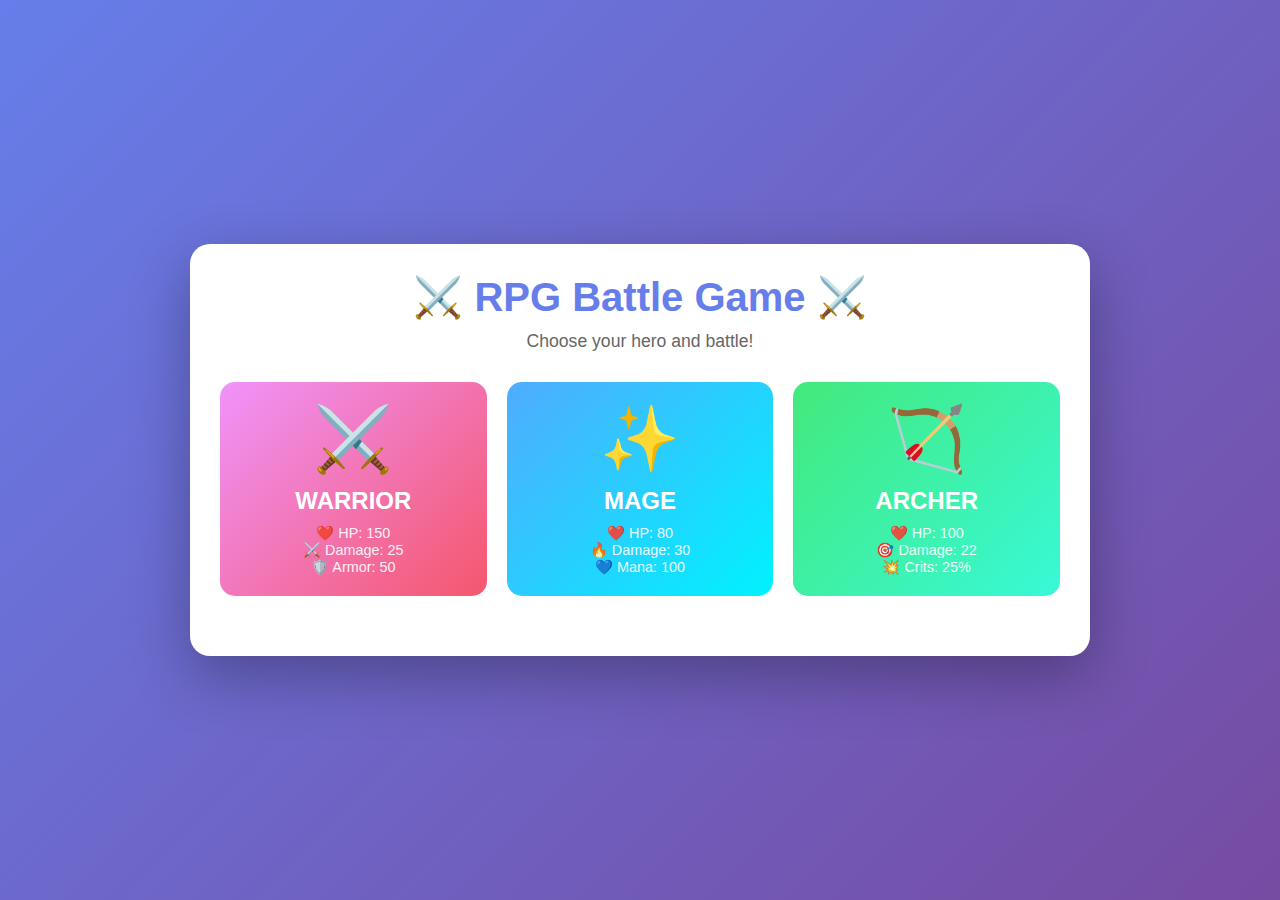
<file: month-1week-1/week2-oop/rpg_game.html>
<!DOCTYPE html>
<html lang="en">
<head>
    <meta charset="UTF-8">
    <meta name="viewport" content="width=device-width, initial-scale=1.0">
    <title>RPG Battle Game - For My Daughter 💙</title>
    <style>
        * {
            margin: 0;
            padding: 0;
            box-sizing: border-box;
        }

        body {
            font-family: 'Comic Sans MS', 'Arial', sans-serif;
            background: linear-gradient(135deg, #667eea 0%, #764ba2 100%);
            min-height: 100vh;
            display: flex;
            justify-content: center;
            align-items: center;
            padding: 20px;
        }

        .game-container {
            background: white;
            border-radius: 20px;
            box-shadow: 0 20px 60px rgba(0,0,0,0.3);
            max-width: 900px;
            width: 100%;
            padding: 30px;
        }

        h1 {
            text-align: center;
            color: #667eea;
            font-size: 2.5em;
            margin-bottom: 10px;
        }

        .subtitle {
            text-align: center;
            color: #666;
            margin-bottom: 30px;
            font-size: 1.1em;
        }

        .character-select {
            display: grid;
            grid-template-columns: repeat(auto-fit, minmax(200px, 1fr));
            gap: 20px;
            margin-bottom: 30px;
        }

        .character-card {
            background: linear-gradient(135deg, #f093fb 0%, #f5576c 100%);
            border-radius: 15px;
            padding: 20px;
            cursor: pointer;
            transition: transform 0.3s, box-shadow 0.3s;
            color: white;
            text-align: center;
        }

        .character-card:hover {
            transform: translateY(-5px);
            box-shadow: 0 10px 30px rgba(0,0,0,0.2);
        }

        .character-card.warrior {
            background: linear-gradient(135deg, #f093fb 0%, #f5576c 100%);
        }

        .character-card.mage {
            background: linear-gradient(135deg, #4facfe 0%, #00f2fe 100%);
        }

        .character-card.archer {
            background: linear-gradient(135deg, #43e97b 0%, #38f9d7 100%);
        }

        .character-icon {
            font-size: 4em;
            margin-bottom: 10px;
        }

        .character-name {
            font-size: 1.5em;
            font-weight: bold;
            margin-bottom: 10px;
        }

        .character-stats {
            font-size: 0.9em;
            opacity: 0.9;
        }

        .battle-arena {
            display: none;
            margin-top: 30px;
        }

        .fighters {
            display: flex;
            justify-content: space-around;
            align-items: center;
            margin-bottom: 30px;
            flex-wrap: wrap;
            gap: 20px;
        }

        .fighter {
            background: #f7fafc;
            border-radius: 15px;
            padding: 20px;
            width: 300px;
            text-align: center;
        }

        .fighter-icon {
            font-size: 5em;
            margin-bottom: 10px;
        }

        .fighter-name {
            font-size: 1.5em;
            font-weight: bold;
            margin-bottom: 10px;
            color: #2d3748;
        }

        .health-bar-container {
            background: #e2e8f0;
            border-radius: 10px;
            height: 30px;
            margin: 10px 0;
            overflow: hidden;
            position: relative;
        }

        .health-bar {
            background: linear-gradient(90deg, #48bb78 0%, #38a169 100%);
            height: 100%;
            transition: width 0.5s ease;
            display: flex;
            align-items: center;
            justify-content: center;
            color: white;
            font-weight: bold;
        }

        .health-bar.low {
            background: linear-gradient(90deg, #f56565 0%, #c53030 100%);
        }

        .health-bar.medium {
            background: linear-gradient(90deg, #ed8936 0%, #dd6b20 100%);
        }

        .battle-log {
            background: #2d3748;
            color: white;
            border-radius: 10px;
            padding: 20px;
            max-height: 300px;
            overflow-y: auto;
            margin-bottom: 20px;
            font-family: 'Courier New', monospace;
        }

        .log-entry {
            margin: 8px 0;
            padding: 8px;
            border-left: 3px solid #667eea;
            background: rgba(255,255,255,0.1);
        }

        .log-entry.damage {
            border-left-color: #f56565;
        }

        .log-entry.heal {
            border-left-color: #48bb78;
        }

        .log-entry.victory {
            border-left-color: #ffd700;
            background: rgba(255,215,0,0.2);
            font-weight: bold;
            font-size: 1.2em;
        }

        .action-buttons {
            display: flex;
            gap: 15px;
            justify-content: center;
            flex-wrap: wrap;
        }

        .btn {
            padding: 15px 30px;
            border: none;
            border-radius: 10px;
            font-size: 1.1em;
            font-weight: bold;
            cursor: pointer;
            transition: all 0.3s;
            color: white;
        }

        .btn:hover {
            transform: scale(1.05);
        }

        .btn-attack {
            background: linear-gradient(135deg, #f093fb 0%, #f5576c 100%);
        }

        .btn-special {
            background: linear-gradient(135deg, #ffd89b 0%, #19547b 100%);
        }

        .btn-restart {
            background: linear-gradient(135deg, #43e97b 0%, #38f9d7 100%);
        }

        .btn:disabled {
            opacity: 0.5;
            cursor: not-allowed;
        }

        @keyframes shake {
            0%, 100% { transform: translateX(0); }
            25% { transform: translateX(-10px); }
            75% { transform: translateX(10px); }
        }

        .shake {
            animation: shake 0.3s;
        }

        .vs {
            font-size: 3em;
            color: #667eea;
            font-weight: bold;
        }
    </style>
</head>
<body>
    <div class="game-container">
        <h1>⚔️ RPG Battle Game ⚔️</h1>
        <p class="subtitle">Choose your hero and battle!</p>

        <!-- Character Selection -->
        <div class="character-select" id="characterSelect">
            <div class="character-card warrior" onclick="selectCharacter('warrior')">
                <div class="character-icon">⚔️</div>
                <div class="character-name">WARRIOR</div>
                <div class="character-stats">
                    ❤️ HP: 150<br>
                    ⚔️ Damage: 25<br>
                    🛡️ Armor: 50
                </div>
            </div>

            <div class="character-card mage" onclick="selectCharacter('mage')">
                <div class="character-icon">✨</div>
                <div class="character-name">MAGE</div>
                <div class="character-stats">
                    ❤️ HP: 80<br>
                    🔥 Damage: 30<br>
                    💙 Mana: 100
                </div>
            </div>

            <div class="character-card archer" onclick="selectCharacter('archer')">
                <div class="character-icon">🏹</div>
                <div class="character-name">ARCHER</div>
                <div class="character-stats">
                    ❤️ HP: 100<br>
                    🎯 Damage: 22<br>
                    💥 Crits: 25%
                </div>
            </div>
        </div>

        <!-- Battle Arena -->
        <div class="battle-arena" id="battleArena">
            <div class="fighters">
                <div class="fighter">
                    <div class="fighter-icon" id="playerIcon">⚔️</div>
                    <div class="fighter-name" id="playerName">Warrior</div>
                    <div class="health-bar-container">
                        <div class="health-bar" id="playerHealth" style="width: 100%;">
                            <span id="playerHealthText">150/150</span>
                        </div>
                    </div>
                    <div id="playerResource"></div>
                </div>

                <div class="vs">VS</div>

                <div class="fighter">
                    <div class="fighter-icon" id="enemyIcon">👹</div>
                    <div class="fighter-name" id="enemyName">Evil Monster</div>
                    <div class="health-bar-container">
                        <div class="health-bar" id="enemyHealth" style="width: 100%;">
                            <span id="enemyHealthText">100/100</span>
                        </div>
                    </div>
                </div>
            </div>

            <div class="battle-log" id="battleLog">
                <div class="log-entry">⚔️ Battle begins! Choose your action!</div>
            </div>

            <div class="action-buttons">
                <button class="btn btn-attack" onclick="playerAttack()">⚔️ Attack</button>
                <button class="btn btn-special" onclick="playerSpecial()" id="specialBtn">💥 Special Attack</button>
                <button class="btn btn-restart" onclick="restart()">🔄 New Game</button>
            </div>
        </div>
    </div>

    <script>
        // Game state
        let player = null;
        let enemy = null;
        let gameOver = false;

        // Character templates
        const characters = {
            warrior: {
                name: 'Warrior',
                icon: '⚔️',
                maxHealth: 150,
                health: 150,
                damage: 25,
                armor: 50,
                resource: 'rage',
                resourceValue: 0,
                maxResource: 100
            },
            mage: {
                name: 'Mage',
                icon: '✨',
                maxHealth: 80,
                health: 80,
                damage: 30,
                resource: 'mana',
                resourceValue: 100,
                maxResource: 100
            },
            archer: {
                name: 'Archer',
                icon: '🏹',
                maxHealth: 100,
                health: 100,
                damage: 22,
                critChance: 25,
                resource: 'arrows',
                resourceValue: 30,
                maxResource: 30
            }
        };

        function selectCharacter(type) {
            player = JSON.parse(JSON.stringify(characters[type]));
            
            // Create enemy (random character)
            const enemyTypes = ['warrior', 'mage', 'archer'];
            const randomEnemy = enemyTypes[Math.floor(Math.random() * enemyTypes.length)];
            enemy = JSON.parse(JSON.stringify(characters[randomEnemy]));
            enemy.name = 'Evil ' + enemy.name;

            // Hide selection, show battle
            document.getElementById('characterSelect').style.display = 'none';
            document.getElementById('battleArena').style.display = 'block';

            // Update UI
            updateBattleUI();
            addLog(`You chose ${player.name}! Your opponent is ${enemy.name}!`);
        }

        function updateBattleUI() {
            // Update player
            document.getElementById('playerIcon').textContent = player.icon;
            document.getElementById('playerName').textContent = player.name;
            updateHealthBar('player', player.health, player.maxHealth);

            // Update resource
            if (player.resource) {
                const resourceText = `${player.resource.toUpperCase()}: ${player.resourceValue}/${player.maxResource}`;
                document.getElementById('playerResource').innerHTML = 
                    `<div style="margin-top: 10px; font-weight: bold;">${resourceText}</div>`;
            }

            // Update enemy
            document.getElementById('enemyIcon').textContent = enemy.icon;
            document.getElementById('enemyName').textContent = enemy.name;
            updateHealthBar('enemy', enemy.health, enemy.maxHealth);
        }

        function updateHealthBar(who, health, maxHealth) {
            const percentage = (health / maxHealth) * 100;
            const bar = document.getElementById(who + 'Health');
            const text = document.getElementById(who + 'HealthText');
            
            bar.style.width = percentage + '%';
            text.textContent = Math.max(0, health) + '/' + maxHealth;

            // Color based on health
            bar.className = 'health-bar';
            if (percentage < 30) bar.classList.add('low');
            else if (percentage < 60) bar.classList.add('medium');
        }

        function addLog(message, type = '') {
            const log = document.getElementById('battleLog');
            const entry = document.createElement('div');
            entry.className = 'log-entry ' + type;
            entry.textContent = message;
            log.appendChild(entry);
            log.scrollTop = log.scrollHeight;
        }

        function playerAttack() {
            if (gameOver) return;

            let damage = player.damage;
            let message = `${player.icon} You attack for ${damage} damage!`;

            // Special mechanics
            if (player.resource === 'rage') {
                player.resourceValue = Math.min(player.maxResource, player.resourceValue + 10);
            } else if (player.resource === 'mana' && player.resourceValue >= 15) {
                player.resourceValue -= 15;
            } else if (player.resource === 'arrows' && player.resourceValue > 0) {
                player.resourceValue -= 1;
                // Check for crit
                if (Math.random() * 100 < player.critChance) {
                    damage = 45;
                    message = `🎯 CRITICAL HIT! ${damage} damage!`;
                }
            }

            enemy.health -= damage;
            addLog(message, 'damage');
            shakeElement('enemyIcon');

            checkVictory() || enemyTurn();
            updateBattleUI();
        }

        function playerSpecial() {
            if (gameOver) return;

            let damage = 0;
            let message = '';
            let canUse = false;

            if (player.resource === 'rage' && player.resourceValue >= 50) {
                damage = 60;
                player.resourceValue -= 50;
                message = `💥 DEVASTATING BLOW! ${damage} damage!`;
                canUse = true;
            } else if (player.resource === 'mana' && player.resourceValue >= 50) {
                damage = 70;
                player.resourceValue -= 50;
                message = `☄️ METEOR STORM! ${damage} damage!`;
                canUse = true;
            } else if (player.resource === 'arrows' && player.resourceValue >= 3) {
                damage = 60;
                player.resourceValue -= 3;
                message = `🎯🎯🎯 MULTI-SHOT! ${damage} damage!`;
                canUse = true;
            }

            if (canUse) {
                enemy.health -= damage;
                addLog(message, 'damage');
                shakeElement('enemyIcon');
                checkVictory() || enemyTurn();
            } else {
                addLog(`❌ Not enough ${player.resource}!`);
            }

            updateBattleUI();
        }

        function enemyTurn() {
            if (gameOver) return;

            setTimeout(() => {
                const damage = enemy.damage;
                player.health -= damage;
                addLog(`${enemy.icon} ${enemy.name} attacks for ${damage} damage!`, 'damage');
                shakeElement('playerIcon');
                checkVictory();
                updateBattleUI();
            }, 1000);
        }

        function checkVictory() {
            if (enemy.health <= 0) {
                gameOver = true;
                addLog(`🎉 VICTORY! You defeated ${enemy.name}!`, 'victory');
                document.querySelectorAll('.btn-attack, .btn-special').forEach(btn => btn.disabled = true);
                return true;
            }
            if (player.health <= 0) {
                gameOver = true;
                addLog(`💀 DEFEAT! ${enemy.name} won the battle!`, 'victory');
                document.querySelectorAll('.btn-attack, .btn-special').forEach(btn => btn.disabled = true);
                return true;
            }
            return false;
        }

        function shakeElement(id) {
            const el = document.getElementById(id);
            el.classList.add('shake');
            setTimeout(() => el.classList.remove('shake'), 300);
        }

        function restart() {
            location.reload();
        }
    </script>
</body>
</html>
</file>
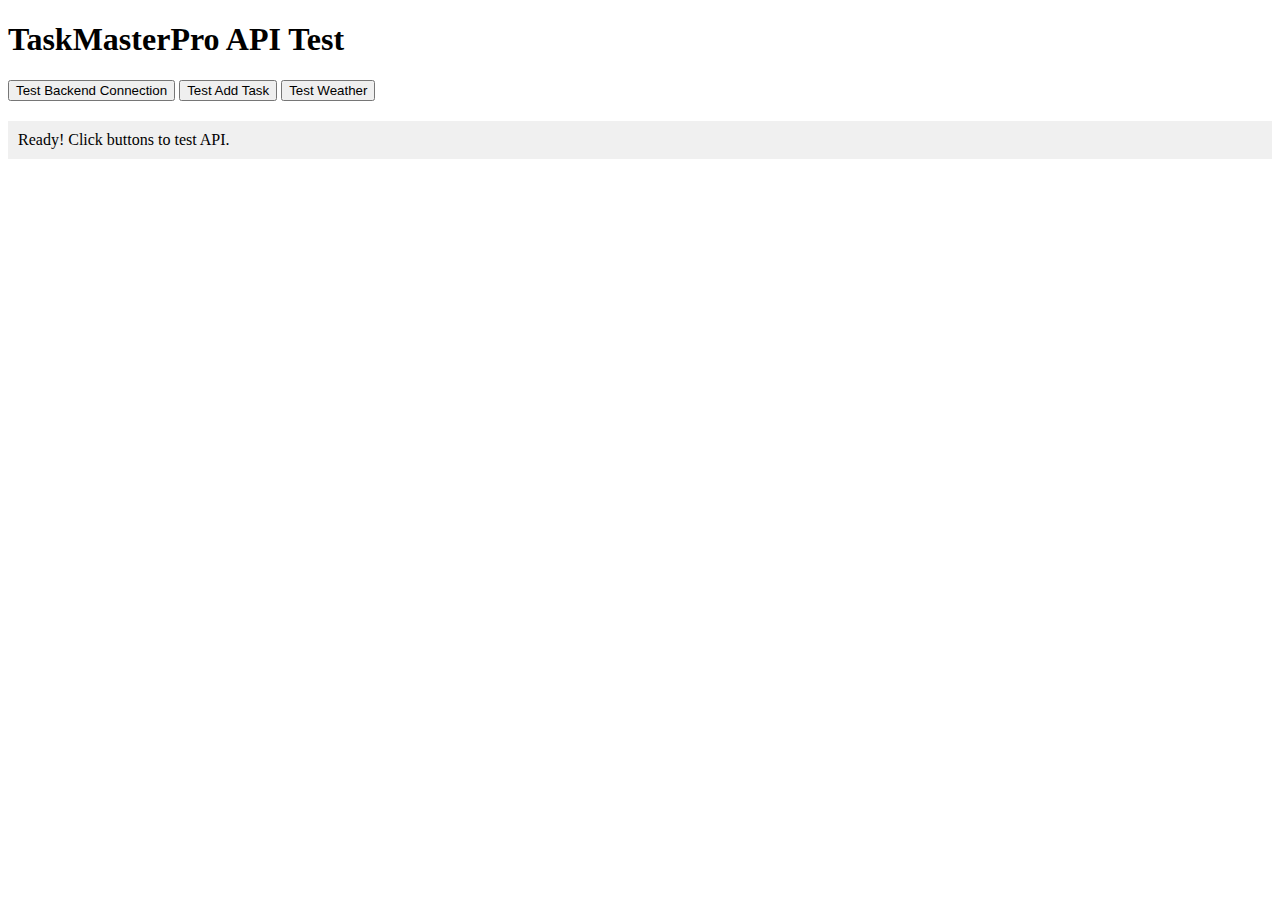
<file: month-1week-1/TaskMasterPro/Frontend/test.html>
<!DOCTYPE html>
<html>
<head>
    <title>API Test</title>
</head>
<body>
    <h1>TaskMasterPro API Test</h1>
    <button onclick="testAPI()">Test Backend Connection</button>
    <button onclick="testAddTask()">Test Add Task</button>
    <button onclick="testWeather()">Test Weather</button>
    <div id="output" style="margin-top: 20px; padding: 10px; background: #f0f0f0;"></div>

    <script>
        const API_BASE_URL = 'http://localhost:5000';
        const output = document.getElementById('output');

        async function testAPI() {
            try {
                output.innerHTML = 'Testing connection...';
                const response = await fetch(`${API_BASE_URL}/tasks`);
                const data = await response.json();
                output.innerHTML = `✅ Connected! Tasks: ${JSON.stringify(data, null, 2)}`;
                console.log('API Response:', data);
            } catch (error) {
                output.innerHTML = `❌ Error: ${error.message}`;
                console.error('Error:', error);
            }
        }

        async function testAddTask() {
            try {
                output.innerHTML = 'Adding task...';
                const response = await fetch(`${API_BASE_URL}/tasks`, {
                    method: 'POST',
                    headers: { 'Content-Type': 'application/json' },
                    body: JSON.stringify({
                        title: 'Test Task',
                        category: 'work',
                        priority: 'high'
                    })
                });
                const data = await response.json();
                output.innerHTML = `✅ Task added! Response: ${JSON.stringify(data, null, 2)}`;
                console.log('Add Task Response:', data);
            } catch (error) {
                output.innerHTML = `❌ Error: ${error.message}`;
                console.error('Error:', error);
            }
        }

        async function testWeather() {
            try {
                output.innerHTML = 'Getting weather...';
                const response = await fetch(`${API_BASE_URL}/weather`);
                const data = await response.json();
                output.innerHTML = `✅ Weather: ${JSON.stringify(data, null, 2)}`;
                console.log('Weather Response:', data);
            } catch (error) {
                output.innerHTML = `❌ Error: ${error.message}`;
                console.error('Error:', error);
            }
        }

        // Test on load
        window.onload = () => {
            output.innerHTML = 'Ready! Click buttons to test API.';
        };
    </script>
</body>
</html>
</file>
<file: month-1week-1/ChatFlow/frontend/css/style.css>
/* ========================================
   CHATFLOW - REAL-TIME CHAT STYLING
   ======================================== */

/* CSS Variables */
:root {
    --primary-color: #667eea;
    --primary-dark: #5568d3;
    --success-color: #10b981;
    --danger-color: #ef4444;
    
    --bg-dark: #1a1a2e;
    --bg-darker: #16213e;
    --bg-light: #f8f9fa;
    
    --text-light: #ffffff;
    --text-dark: #2d3748;
    --text-muted: #a0aec0;
    
    --message-user: #667eea;
    --message-other: #4a5568;
    --message-system: #718096;
    
    --space-xs: 0.5rem;
    --space-sm: 1rem;
    --space-md: 1.5rem;
    --space-lg: 2rem;
    
    --radius-sm: 0.375rem;
    --radius-md: 0.5rem;
    --radius-lg: 1rem;
    
    --shadow-sm: 0 1px 2px 0 rgb(0 0 0 / 0.05);
    --shadow-md: 0 4px 6px -1px rgb(0 0 0 / 0.1);
    --shadow-lg: 0 10px 15px -3px rgb(0 0 0 / 0.1);
}

/* Reset & Base */
* {
    margin: 0;
    padding: 0;
    box-sizing: border-box;
}

body {
    font-family: -apple-system, BlinkMacSystemFont, 'Segoe UI', sans-serif;
    background: linear-gradient(135deg, #667eea 0%, #764ba2 100%);
    min-height: 100vh;
    display: flex;
    justify-content: center;
    align-items: center;
}

/* Screen Management */
.screen {
    display: none;
    width: 100%;
    max-width: 800px;
    height: 90vh;
    background: white;
    border-radius: var(--radius-lg);
    box-shadow: var(--shadow-lg);
    overflow: hidden;
}

.screen.active {
    display: flex;
    flex-direction: column;
}

/* ========================================
   USERNAME SCREEN
   ======================================== */

.username-container {
    display: flex;
    flex-direction: column;
    justify-content: center;
    align-items: center;
    height: 100%;
    padding: var(--space-lg);
    text-align: center;
}

.username-container h1 {
    font-size: 3rem;
    margin-bottom: var(--space-sm);
    color: var(--text-dark);
}

.username-container p {
    color: var(--text-muted);
    margin-bottom: var(--space-lg);
    font-size: 1.1rem;
}

#usernameInput {
    width: 100%;
    max-width: 300px;
    padding: var(--space-md);
    border: 2px solid #e2e8f0;
    border-radius: var(--radius-md);
    font-size: 1rem;
    margin-bottom: var(--space-md);
    transition: border-color 0.2s;
}

#usernameInput:focus {
    outline: none;
    border-color: var(--primary-color);
}

.btn-primary {
    padding: var(--space-md) var(--space-lg);
    background: var(--primary-color);
    color: white;
    border: none;
    border-radius: var(--radius-md);
    font-size: 1rem;
    font-weight: 600;
    cursor: pointer;
    transition: all 0.2s;
}

.btn-primary:hover {
    background: var(--primary-dark);
    transform: translateY(-2px);
    box-shadow: var(--shadow-md);
}

/* ========================================
   CHAT SCREEN
   ======================================== */

.chat-header {
    background: var(--bg-darker);
    color: var(--text-light);
    padding: var(--space-md);
    display: flex;
    justify-content: space-between;
    align-items: center;
}

.chat-header h2 {
    font-size: 1.5rem;
}

.user-info {
    display: flex;
    align-items: center;
    gap: var(--space-sm);
}

.status-indicator {
    width: 10px;
    height: 10px;
    border-radius: 50%;
    background: var(--text-muted);
}

.status-indicator.online {
    background: var(--success-color);
    box-shadow: 0 0 10px var(--success-color);
}

/* ========================================
   MESSAGES CONTAINER
   ======================================== */

.messages-container {
    flex: 1;
    overflow-y: auto;
    padding: var(--space-md);
    background: var(--bg-light);
    display: flex;
    flex-direction: column;
    gap: var(--space-sm);
}

/* Individual Message */
.message {
    display: flex;
    flex-direction: column;
    max-width: 70%;
    animation: slideIn 0.3s ease;
}

@keyframes slideIn {
    from {
        opacity: 0;
        transform: translateY(10px);
    }
    to {
        opacity: 1;
        transform: translateY(0);
    }
}

.message.user {
    align-self: flex-end;
}

.message.other {
    align-self: flex-start;
}

.message.system {
    align-self: center;
    max-width: 90%;
}

.message-header {
    display: flex;
    align-items: center;
    gap: var(--space-xs);
    margin-bottom: 0.25rem;
    font-size: 0.875rem;
}

.message-username {
    font-weight: 600;
    color: var(--text-dark);
}

.message-time {
    color: var(--text-muted);
    font-size: 0.75rem;
}

.message-bubble {
    padding: var(--space-sm) var(--space-md);
    border-radius: var(--radius-md);
    word-wrap: break-word;
}

.message.user .message-bubble {
    background: var(--message-user);
    color: white;
    border-bottom-right-radius: 0.25rem;
}

.message.other .message-bubble {
    background: var(--message-other);
    color: white;
    border-bottom-left-radius: 0.25rem;
}

.message.system .message-bubble {
    background: var(--message-system);
    color: white;
    text-align: center;
    font-size: 0.875rem;
    padding: var(--space-xs) var(--space-md);
}

/* ========================================
   MESSAGE INPUT
   ======================================== */

.message-input-container {
    display: flex;
    gap: var(--space-sm);
    padding: var(--space-md);
    background: white;
    border-top: 1px solid #e2e8f0;
}

#messageInput {
    flex: 1;
    padding: var(--space-sm) var(--space-md);
    border: 2px solid #e2e8f0;
    border-radius: var(--radius-md);
    font-size: 1rem;
    transition: border-color 0.2s;
}

#messageInput:focus {
    outline: none;
    border-color: var(--primary-color);
}

.btn-send {
    padding: var(--space-sm) var(--space-lg);
    background: var(--primary-color);
    color: white;
    border: none;
    border-radius: var(--radius-md);
    font-weight: 600;
    cursor: pointer;
    transition: all 0.2s;
}

.btn-send:hover {
    background: var(--primary-dark);
}

/* ========================================
   TYPING INDICATOR
   ======================================== */

.typing-indicator {
    padding: var(--space-sm) var(--space-md);
    color: var(--text-muted);
    font-size: 0.875rem;
    display: flex;
    align-items: center;
    gap: var(--space-xs);
    background: white;
}

.typing-indicator.hidden {
    display: none;
}

.typing-dots {
    display: flex;
    gap: 4px;
}

.typing-dots span {
    width: 6px;
    height: 6px;
    background: var(--text-muted);
    border-radius: 50%;
    animation: typing 1.4s infinite;
}

.typing-dots span:nth-child(2) {
    animation-delay: 0.2s;
}

.typing-dots span:nth-child(3) {
    animation-delay: 0.4s;
}

@keyframes typing {
    0%, 60%, 100% {
        transform: translateY(0);
    }
    30% {
        transform: translateY(-10px);
    }
}

/* ========================================
   SCROLLBAR STYLING
   ======================================== */

.messages-container::-webkit-scrollbar {
    width: 8px;
}

.messages-container::-webkit-scrollbar-track {
    background: #f1f1f1;
}

.messages-container::-webkit-scrollbar-thumb {
    background: #cbd5e0;
    border-radius: 4px;
}

.messages-container::-webkit-scrollbar-thumb:hover {
    background: #a0aec0;
}

/* ========================================
   RESPONSIVE DESIGN
   ======================================== */

@media (max-width: 768px) {
    .screen {
        max-width: 100%;
        height: 100vh;
        border-radius: 0;
    }
    
    .message {
        max-width: 85%;
    }
}
</file>
<file: month-1week-1/TaskMasterPro/Frontend/CSS/style.css>
/* =======================================================
TASKMASTERPRO - CSS LEARNING JOURNEY
Building this section by section
======================================================= */

/*========================================================
CHUNK 1: FOUNDATION
CSS Variables = Python dictionaries
========================================================*/

/* Step 1: Define your "config" - like Python global variables */
:root {
    /* color Pallette - your design system */
    --primary-color: #2563eb;  /* Main blue */
    --primary-dark: #1e40af; /* Darker blue for hover */
    --primary-light: #3b82f6; /* Lighter blue */

     --success-color: #10b981; /* Green for completed */
     --warning-color: #f59e0b; /* Orange for medium priority */
     --danger-color: #ef4444;  /* Red for high priority */

     /* Background colors */
     --dark-bg: #1f2937; /* Dark gray */
     --darker-bg: #111827; /* Even darker */
     --light-bg: #f9fafb; /* Light gray */

     /* Text colors */
     --text-primary: #111827;  /* Main text */
     --text-secondary: #6b7280; /* Secondary text */
     --text-light: #9ca3af; /* Light text */

     /* Spacing system (8px base grid) */
     --space-xs: 0.5rem; /* 8px */
     --space-sm: 1rem; /* 16px */
     --space-md: 1.5rem; /* 24px */
     --space-lg: 2rem; /* 32px */
     --space-xl: 3rem; /* 48px */

         /* Border Radius - How rounded corners are */
    --radius-sm: 0.375rem;
    --radius-md: 0.5rem;
    --radius-lg: 0.75rem;
    
    /* Shadows - Depth effect */
    --shadow-sm: 0 1px 2px 0 rgb(0 0 0 / 0.05);
    --shadow-md: 0 4px 6px -1px rgb(0 0 0 / 0.1);
    --shadow-lg: 0 10px 15px -3px rgb(0 0 0 / 0.1);
    
    /* Transitions - Animation speed */
    --transition-fast: 150ms ease;
    --transition-base: 200ms ease;
    --transition-slow: 300ms ease;
}

/* Step 2: Reset browser defaults - like clearing global state */
* {
    margin: 0;
    padding: 0;
    box-sizing: border-box;
}

/* Step 3: Body styling - Your app's canvas */
body {
    font-family: 'Inter', -apple-system, BlinkMacsystemFont, 'Segoe UI', sans-serif;
        line-height: 1.6;                    /* Space between lines */
    color: var(--text-primary);          /* Using our variable! */
    
    /* Beautiful gradient background */
    background: linear-gradient(135deg, #667eea 0%, #764ba2 100%);
    min-height: 100vh;                   /* Full viewport height */
}

/*========================================================
CHUNK 2: LAYOUT & HEADER
Making structure beautiful
========================================================*/

/* Step 1: Container - centers content on screen */
.container {
    max-width: 1200px;
    margin: 0 auto;
    padding: 0 var(--space-md);
}

/* Step 2: Header - The dark bar at top */
.app-header {
    background: var(--darker-bg);
    color: white;
    padding: var(--space-lg) 0;
    box-shadow: var(--shadow-lg);
    margin-bottom: var(--space-lg);
}

/* Step 3: Header flex layout - logo left, weather right */
.app-header .container {
    display: flex;
    justify-content: space-between;
    align-items: center;
}

/* Step 4: Main heading */
.app-header h1 {
    font-size: 2rem;
    font-weight: 700;
    letter-spacing: -0.025cm;
}

/* Step 5: Weather widget - The glass effect box */
.weather-widget {
    background: rgba(255, 255, 255, 0.1);  /* Semi-transparent white */
    padding: var(--space-sm) var(--space-md);
    border-radius: var(--radius-lg);        /* Rounded corners */
    backdrop-filter: blur(10px);            /* Frosted glass effect */
}

/* Step 6: Weather text styling */
.weather-temp {
    font-size: 0.95rem;
    font-weight: 500;
}

/* ========================================================
CHUNK 3: TASK & INPUT FORMS
Making interactions feel premium
========================================================*/

/* Step 1: Task input container - The white card */
.task-input {
    background: white;
    padding: var(--space-lg);
    border-radius: var(--radius-lg);
    box-shadow: var(--shadow-lg);
    margin-bottom: var(--space-lg);
}

/* Step 2: Section heading */
.task-input h2 {
    margin-bottom: var(--space-md);
    color: var(--text-primary);
    font-size: 1.5rem;
}

/* Step 3: From grid layout - The secret to alignment */
#taskform {
    display: grid;
    grid-template-columns: 2fr 1fr 1fr auto;
    gap: var(--space-sm);
    align-items: center;
}

/* Step 4: Input and select styling - Make them beautiful */
input[type='text'],
select {
    padding: var(--space-sm) var(--space-md);
    border: 2px solid #e5e7eb;
    border-radius: var(--radius-md);
    font-size: 1rem;
    transition: all var(--transition-base);
    background: white;
}

/* Step 5: Focus state - When user clicks in field */
input[type="type"]:focus,
select:focus {
    border-color: var(--primary-color);
    box-shadow: var(--shadow-md);
    outline: none;
}

/* Step 6: Primary button - The star of the show */
.btn-primary {
    background: var(--primary-color);              /* Blue background */
    color: white;                                   /* White text */
    border: none;                                   /* No border */
    padding: var(--space-sm) var(--space-lg);      /* Nice padding */
    border-radius: var(--radius-md);               /* Rounded */
    font-size: 1rem;                               /* Readable */
    font-weight: 600;                              /* Bold text */
    cursor: pointer;                               /* Show it's clickable */
    transition: all var(--transition-base);        /* Smooth changes */
    white-space: nowrap;                           /* Don't wrap text */
}

/* Step 7: Button hover effect - The magic moment */
.btn-primary:hover {
    background: var(--primary-dark);               /* Darker blue */
    transform: translateY(-2px);                   /* Lift up slightly */
    box-shadow: var(--shadow-md);                  /* Add shadow */
}

/* Step 8: Button active (being clicked) */
.btn-primary:active {
    transform: translateY(0);                      /* Push back down */
}

/* =====================================
   CHUNK 4: STATS, FILTERS & TASK CARDS
   Making data visualization beautiful
   ===================================== */

/* ========== STATISTICS GRID ========== */

/* Step 1: Stats container - Responsive grid */
.stats-grid {
    display: grid;                                      /* Grid layout */
    grid-template-columns: repeat(auto-fit, minmax(250px, 1fr));  /* Responsive columns */
    gap: var(--space-md);                              /* Space between cards */
    margin-bottom: var(--space-lg);                    /* Space below */
}

/* Step 2: Individual stat card */
.stat-card {
    background: white;                                 /* Clean white */
    padding: var(--space-lg);                         /* Breathing room */
    border-radius: var(--radius-lg);                  /* Rounded corners */
    box-shadow: var(--shadow-md);                     /* Floating effect */
    text-align: center;                               /* Center everything */
    transition: transform var(--transition-base);     /* Smooth hover */
}

/* Step 3: Card hover effect - Lift on hover */
.stat-card:hover {
    transform: translateY(-5px);                      /* Lift up 5px */
    box-shadow: var(--shadow-lg);                     /* Bigger shadow */
}

/* Step 4: Stat card heading */
.stat-card h3 {
    color: var(--text-secondary);                     /* Gray text */
    font-size: 0.875rem;                              /* Small */
    font-weight: 600;                                 /* Bold */
    text-transform: uppercase;                        /* ALL CAPS */
    letter-spacing: 0.05em;                           /* Slightly spread */
    margin-bottom: var(--space-sm);                   /* Space below */
}

/* Step 5: The big number - The star of the card */
.stat-number {
    font-size: 2.5rem;                                /* BIG */
    font-weight: 700;                                 /* Extra bold */
    color: var(--primary-color);                      /* Blue color */
    line-height: 1;                                   /* Tight spacing */
}

/* ========== TASK FILTERS ========== */

/* Step 6: Filter button container */
.task-filters {
    display: flex;                                    /* Flex layout */
    gap: var(--space-sm);                            /* Space between buttons */
    margin-bottom: var(--space-lg);                  /* Space below */
    flex-wrap: wrap;                                 /* Wrap on small screens */
}

/* Step 7: Individual filter button */
.filter-btn {
    padding: var(--space-sm) var(--space-md);        /* Comfortable padding */
    border: 2px solid white;                          /* White border */
    background: rgba(255, 255, 255, 0.9);            /* Semi-transparent white */
    border-radius: var(--radius-md);                 /* Rounded */
    font-size: 0.95rem;                              /* Readable */
    font-weight: 600;                                /* Bold */
    cursor: pointer;                                 /* Show clickable */
    transition: all var(--transition-base);          /* Smooth changes */
}

/* Step 8: Filter button hover */
.filter-btn:hover {
    background: white;                                /* Full white */
    transform: translateY(-2px);                      /* Lift slightly */
    box-shadow: var(--shadow-md);                     /* Add shadow */
}

/* Step 9: Active filter (selected) */
.filter-btn.active {
    background: var(--primary-color);                 /* Blue background */
    color: white;                                     /* White text */
    border-color: var(--primary-color);              /* Blue border */
}

/* ========== TASK LIST ========== */

/* Step 10: Task list container */
.task-list {
    display: flex;                                    /* Flex layout */
    flex-direction: column;                           /* Stack vertically */
    gap: var(--space-md);                            /* Space between tasks */
    margin-bottom: var(--space-xl);                  /* Space below */
}

/* Step 11: Individual task item */
.task-item {
    background: white;                                /* White background */
    padding: var(--space-lg);                        /* Good padding */
    border-radius: var(--radius-lg);                 /* Rounded corners */
    box-shadow: var(--shadow-md);                    /* Floating effect */
    display: flex;                                    /* Flex for layout */
    align-items: center;                             /* Center vertically */
    gap: var(--space-md);                            /* Space between elements */
    transition: all var(--transition-base);          /* Smooth changes */
}

/* Step 12: Task hover effect */
.task-item:hover {
    box-shadow: var(--shadow-lg);                    /* Bigger shadow */
    transform: translateX(5px);                       /* Slide right slightly */
}

/* Step 13: Completed task appearance */
.task-item.completed {
    opacity: 0.6;                                     /* Faded out */
    background: #f3f4f6;                             /* Light gray */
}

.task-item.completed .task-title {
    text-decoration: line-through;                    /* Strike through */
    color: var(--text-secondary);                    /* Gray text */
}

/* Step 14: Task checkbox */
.task-checkbox {
    width: 24px;                                      /* Fixed size */
    height: 24px;                                     /* Square */
    border: 2px solid var(--primary-color);          /* Blue border */
    border-radius: var(--radius-sm);                 /* Slightly rounded */
    cursor: pointer;                                  /* Show clickable */
    transition: all var(--transition-fast);          /* Quick change */
    flex-shrink: 0;                                  /* Don't shrink */
}

.task-checkbox:hover {
    background: rgba(37, 99, 235, 0.1);              /* Light blue on hover */
}

.task-item.completed .task-checkbox {
    background: var(--success-color);                 /* Green background */
    border-color: var(--success-color);              /* Green border */
}

/* Step 15: Task content area */
.task-content {
    flex: 1;                                          /* Take remaining space */
}

.task-title {
    font-size: 1.1rem;                               /* Slightly bigger */
    font-weight: 600;                                /* Bold */
    color: var(--text-primary);                      /* Dark text */
    margin-bottom: var(--space-xs);                  /* Space below */
}

/* Step 16: Task metadata (category, priority) */
.task-meta {
    display: flex;                                    /* Flex layout */
    gap: var(--space-md);                            /* Space between badges */
    font-size: 0.875rem;                             /* Smaller text */
    color: var(--text-secondary);                    /* Gray */
}

/* Step 17: Category and priority badges */
.task-category,
.task-priority {
    padding: 0.25rem 0.75rem;                        /* Compact padding */
    border-radius: var(--radius-sm);                 /* Slightly rounded */
    font-weight: 600;                                /* Bold */
}

.task-category {
    background: #dbeafe;                             /* Light blue */
    color: #1e40af;                                  /* Dark blue text */
}

/* Step 18: Priority color coding */
.task-priority.high {
    background: #fee2e2;                             /* Light red */
    color: #991b1b;                                  /* Dark red text */
}

.task-priority.medium {
    background: #fef3c7;                             /* Light yellow */
    color: #92400e;                                  /* Dark yellow text */
}

.task-priority.low {
    background: #d1fae5;                             /* Light green */
    color: #065f46;                                  /* Dark green text */
}

/* Step 19: Task action buttons */
.task-actions {
    display: flex;                                    /* Flex layout */
    gap: var(--space-sm);                            /* Space between buttons */
}

.task-btn {
    padding: var(--space-sm);                        /* Square-ish */
    border: none;                                     /* No border */
    background: #f3f4f6;                             /* Light gray */
    border-radius: var(--radius-sm);                 /* Slightly rounded */
    cursor: pointer;                                  /* Show clickable */
    transition: all var(--transition-fast);          /* Quick changes */
    font-size: 1.2rem;                               /* Bigger icon text */
}

.task-btn:hover {
    background: #e5e7eb;                             /* Darker gray */
    transform: scale(1.1);                           /* Grow slightly */
}

.task-btn.delete {
    color: var(--danger-color);                      /* Red text */
}

.task-btn.delete:hover {
    background: #fee2e2;                             /* Light red background */
}

/* ========== EMPTY STATE ========== */

/* Step 20: When no tasks exist */
.empty-state {
    text-align: center;                              /* Center text */
    padding: var(--space-xl);                        /* Lots of padding */
    background: white;                                /* White background */
    border-radius: var(--radius-lg);                 /* Rounded */
    box-shadow: var(--shadow-md);                    /* Shadow */
}

.empty-state h3 {
    font-size: 1.5rem;                               /* Big heading */
    color: var(--text-secondary);                    /* Gray */
    margin-bottom: var(--space-sm);                  /* Space below */
}

.empty-state p {
    color: var(--text-light);                        /* Light gray */
}

/* ========================================================
CHUNK 5: POLISH & RESPONSIVE
The finishing touches
========================================================*/

/* =============== FOOTER =============== */

/* Step 1: Footer styling */
.app-footer {
    background: var(--darker-bg);
    color: white;
    text-align: center;
    padding: var(--space-lg);
    margin-top: var(--space-xl);
}

.app-footer p {
    font-size: 0.875rem;
    color: var(--text-light);
}

/* =============== Animations =============== */

/* Step 2: Slide-in animation for new tasks */
@keyframes slideIn {
    from {
        opacity: 0;
        transform: translateY(20px);
    }
    to {
        opacity: 1;
        transform: translateY(0);
    }
}

/* Step 3: Apply animation to tasks */
.task-item {
    animation: slideIn 0.3s ease forwards;
}

/* Step 4: Loading spinner animation */
.loading {
    display: inline-block;
    width: 24px;
    height: 24px;
    border: 3px solid var(--primary-color);
    border-top: 3px solid transparent;
    border-radius: 50%;
    animation: spin 1s linear infinite;
}

@keyframes spin {
    to {
        transform: rotate(360deg);
    }
}

/* =============== responsive Desing =============== */

/* Step 5: Tablet and smaller (<= 768px) */
/* Step 5: Tablet and smaller (768px and below) */
@media (max-width: 768px) {
    /* Stack form inputs vertically */
    #taskForm {
        grid-template-columns: 1fr;                  /* One column */
    }
    
    /* Stack header items */
    .app-header .container {
        flex-direction: column;                      /* Stack vertically */
        gap: var(--space-md);                       /* Space between */
        text-align: center;                         /* Center text */
    }
    
    /* Stats - 2 columns on tablet */
    .stats-grid {
        grid-template-columns: repeat(2, 1fr);      /* Two columns */
    }
    
    /* Task items - stack content */
    .task-item {
        flex-direction: column;                      /* Stack vertically */
        align-items: flex-start;                    /* Align to left */
    }
    
    /* Task actions - full width */
    .task-actions {
        width: 100%;                                 /* Full width */
        justify-content: flex-end;                  /* Push to right */
    }
}

/* Step 6: Mobile (480px and below) */
@media (max-width: 480px) {
    /* Stats - single column on phone */
    .stats-grid {
        grid-template-columns: 1fr;                  /* One column */
    }
    
    /* Filter buttons - full width */
    .filter-btn {
        flex: 1;                                     /* Equal width */
        text-align: center;                         /* Center text */
    }
    
    /* Smaller heading */
    .app-header h1 {
        font-size: 1.5rem;                          /* Smaller on mobile */
    }
    
    /* Adjust padding */
    .container {
        padding: 0 var(--space-sm);                 /* Less padding */
    }
}

/* ========== ACCESSIBILITY ========== */

/* Step 7: Focus visible for keyboard navigation */
*:focus-visible {
    outline: 2px solid var(--primary-color);        /* Blue outline */
    outline-offset: 2px;                            /* Space from element */
}

/* Step 8: Reduced motion for accessibility */
@media (prefers-reduced-motion: reduce) {
    *,
    *::before,
    *::after {
        animation-duration: 0.01ms !important;      /* Nearly instant */
        animation-iteration-count: 1 !important;    /* No loops */
        transition-duration: 0.01ms !important;     /* Nearly instant */
    }
}

/* ========== PRINT STYLES ========== */

/* Step 9: Clean printing (bonus!) */
@media print {
    body {
        background: white;                           /* White for printing */
    }
    
    .app-header,
    .app-footer,
    .task-input,
    .filter-btn {
        display: none;                               /* Hide interactive elements */
    }
    
    .task-item {
        break-inside: avoid;                        /* Don't split tasks across pages */
    }
}
</file>
